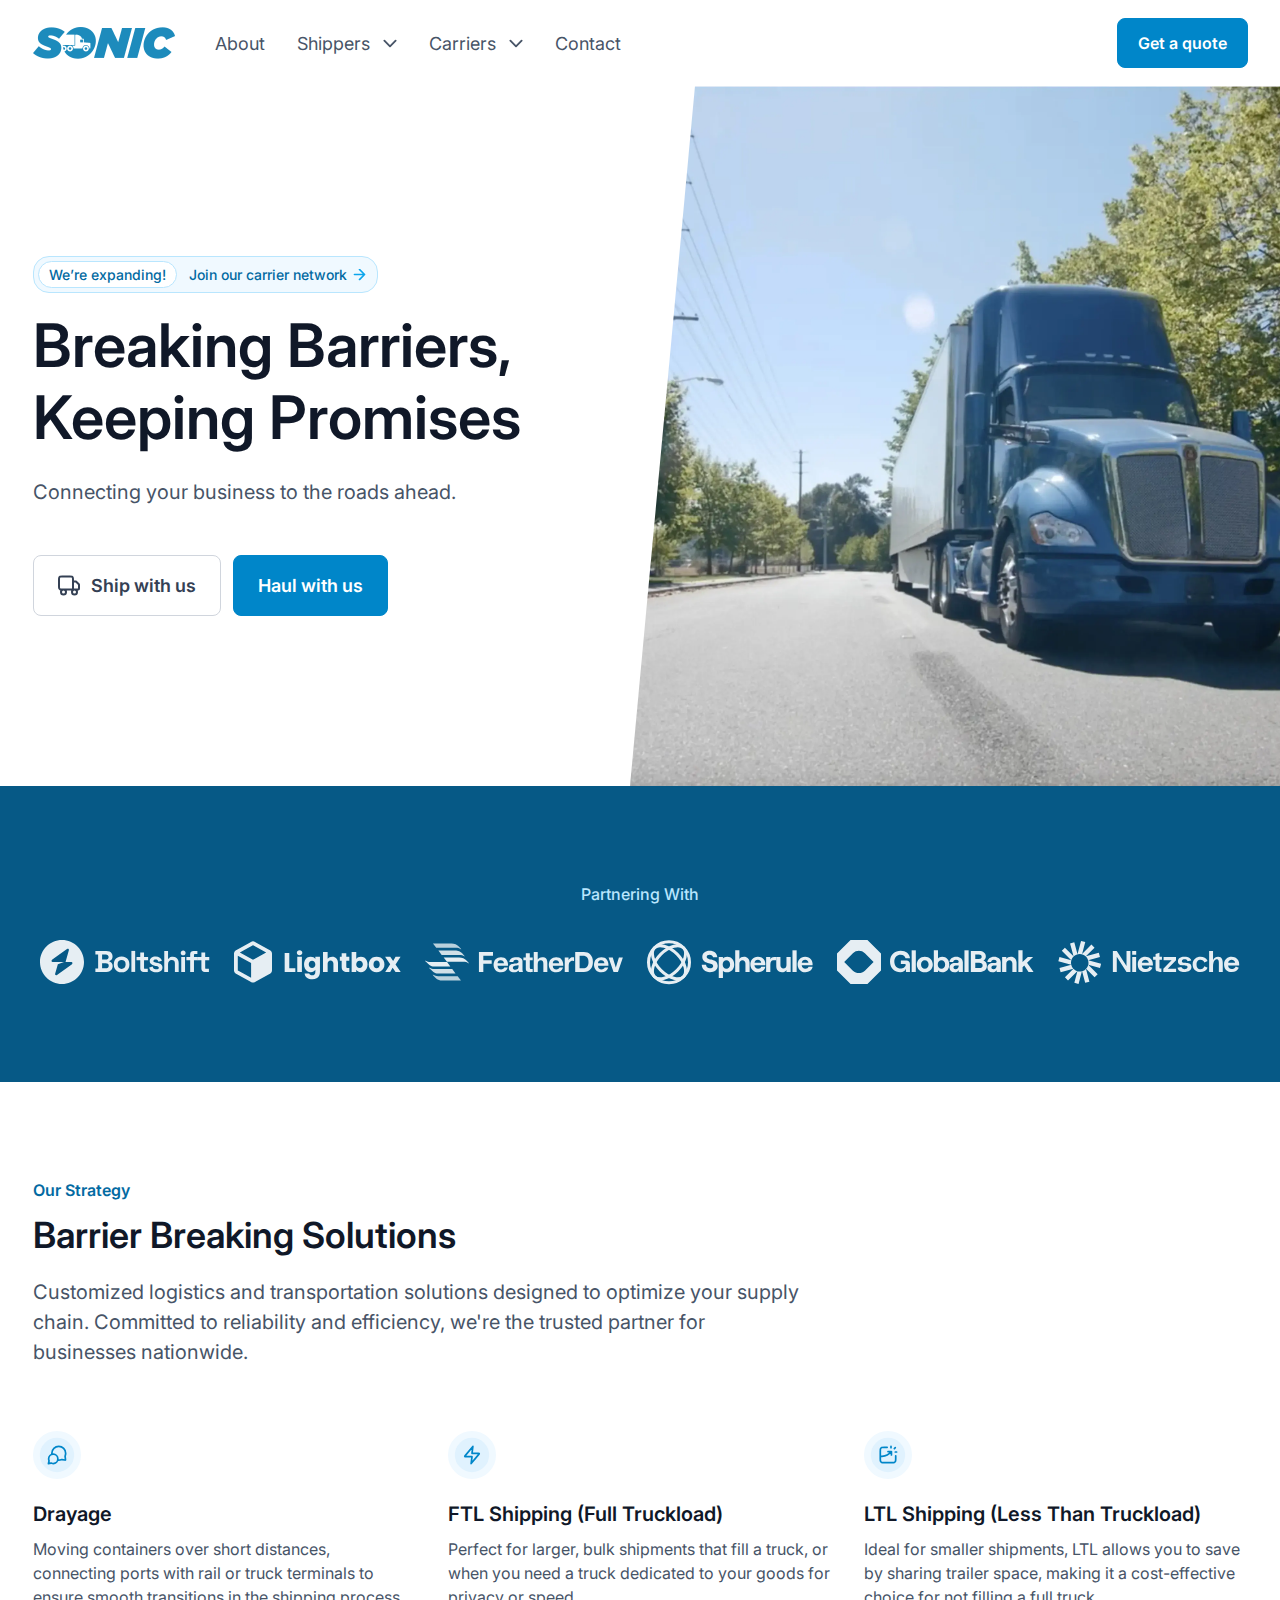
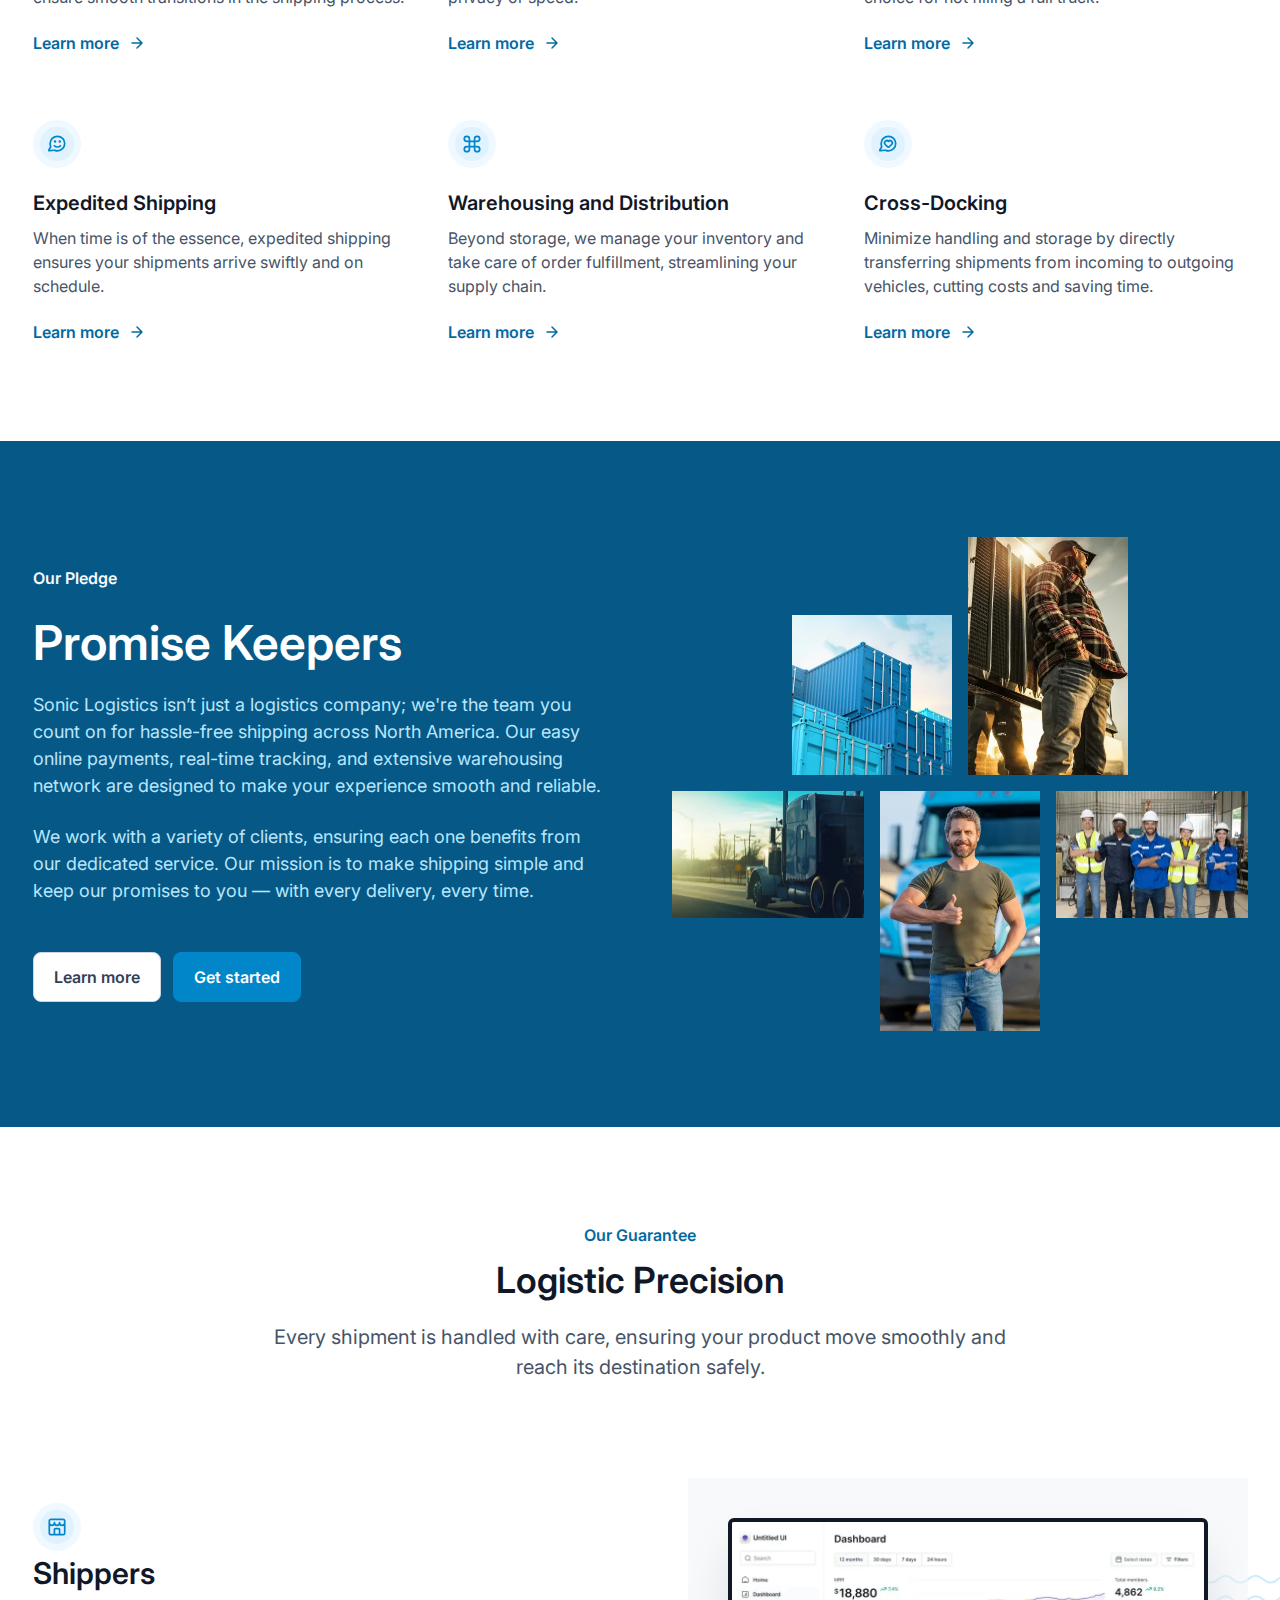
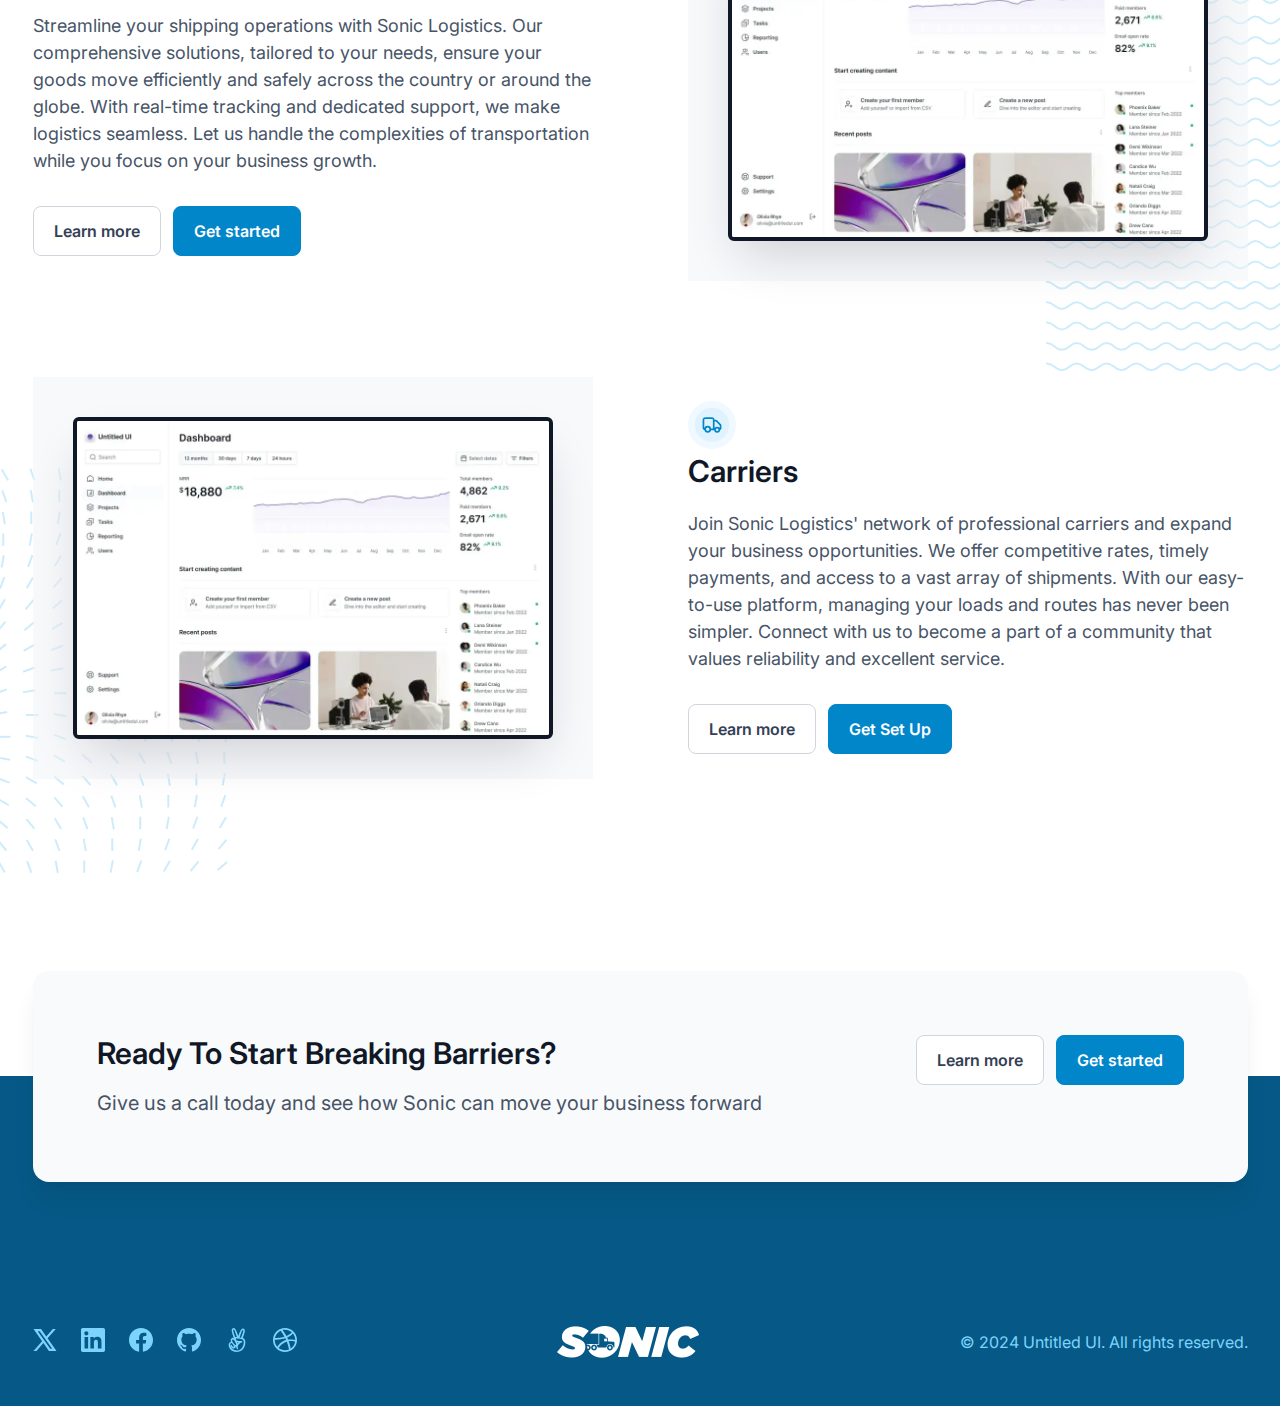
<file: index.html>
<!DOCTYPE html>
<html lang="en">

<head>
   <meta charset="UTF-8">
   <meta name="viewport" content="width=device-width, initial-scale=1.0">
   <link rel="stylesheet" href="css/style.css">
   <title>Sonic Logistics</title>
</head>

<body>
   <div class="wrapper">
      <header class="header">
         <div class="header__container">
            <a href="index.html" class="header__logo">
               <img src="img/logo.png" alt="Logo image">
            </a>
            <nav class="header__menu menu">
               <ul class="menu__list">
                  <li class="menu__item">
                     <a class="menu__link" href="about.html">About</a>
                  </li>
                  <li class="menu__item menu__item--parent">
                     <a class="menu__link" href="shippers.html">Shippers</a>
                     <div class="sub-menu">
                        <ul class="sub-menu__list">
                           <li class="sub-menu__item">
                              <a href="shippers.html" class="sub-menu__link">Shipper 1</a>
                           </li>
                           <li class="sub-menu__item">
                              <a href="shippers.html" class="sub-menu__link">Shipper 2</a>
                           </li>
                           <li class="sub-menu__item">
                              <a href="shippers.html" class="sub-menu__link">Shipper 3</a>
                           </li>
                        </ul>
                     </div>
                  </li>
                  <li class="menu__item menu__item--parent">
                     <a class="menu__link" href="carriers.html">Carriers</a>
                     <div class="sub-menu">
                        <ul class="sub-menu__list">
                           <li class="sub-menu__item">
                              <a href="carriers.html" class="sub-menu__link">Carrier 1</a>
                           </li>
                           <li class="sub-menu__item">
                              <a href="carriers.html" class="sub-menu__link">Carrier 2</a>
                           </li>
                        </ul>
                     </div>
                  </li>
                  <li class="menu__item">
                     <a class="menu__link" href="contact.html">Contact</a>
                  </li>
               </ul>
            </nav>
            <a class="header__link button" href="contact.html">Get a quote</a>
            <button type="button" aria-label="menu button" class="menu-icon">
               <span></span>
            </button>
         </div>
      </header>

      <main class="page">
         <section class="page-hero">
            <div class="page-hero__container">
               <div class="page-hero__content">
                  <a class="page-hero__label" href="carriers.html">
                     <span>We’re expanding!</span>
                     Join our carrier network
                  </a>
                  <h1 class="page-hero__title">Breaking Barriers, <br> Keeping Promises</h1>
                  <div class="page-hero__text">
                     <p>
                        Connecting your business to the roads ahead.
                     </p>
                  </div>
                  <div class="page-hero__actions">
                     <a class="page-hero__link" href="shippers.html">
                        <svg width="22" height="21" viewBox="0 0 22 21" fill="none" xmlns="http://www.w3.org/2000/svg">
                           <path
                              d="M15 14.5V4.7C15 3.5799 15 3.01984 14.782 2.59202C14.5903 2.21569 14.2843 1.90973 13.908 1.71799C13.4802 1.5 12.9201 1.5 11.8 1.5H4.2C3.0799 1.5 2.51984 1.5 2.09202 1.71799C1.71569 1.90973 1.40973 2.21569 1.21799 2.59202C1 3.01984 1 3.5799 1 4.7V11.3C1 12.4201 1 12.9802 1.21799 13.408C1.40973 13.7843 1.71569 14.0903 2.09202 14.282C2.51984 14.5 3.0799 14.5 4.2 14.5H15ZM15 14.5H19.4C19.9601 14.5 20.2401 14.5 20.454 14.391C20.6422 14.2951 20.7951 14.1422 20.891 13.954C21 13.7401 21 13.4601 21 12.9V10.1627C21 9.91815 21 9.79586 20.9724 9.68077C20.9479 9.57873 20.9075 9.48119 20.8526 9.39172C20.7908 9.2908 20.7043 9.20432 20.5314 9.03137L18.4686 6.96863C18.2957 6.79568 18.2092 6.7092 18.1083 6.64736C18.0188 6.59253 17.9213 6.55213 17.8192 6.52763C17.7041 6.5 17.5818 6.5 17.3373 6.5H15M8 17C8 18.3807 6.88071 19.5 5.5 19.5C4.11929 19.5 3 18.3807 3 17C3 15.6193 4.11929 14.5 5.5 14.5C6.88071 14.5 8 15.6193 8 17ZM19 17C19 18.3807 17.8807 19.5 16.5 19.5C15.1193 19.5 14 18.3807 14 17C14 15.6193 15.1193 14.5 16.5 14.5C17.8807 14.5 19 15.6193 19 17Z"
                              stroke="#344054" stroke-width="2" stroke-linecap="round" stroke-linejoin="round" />
                        </svg>
                        Ship with us
                     </a>
                     <a class="page-hero__link page-hero__link--blue" href="about.html">Haul with us</a>
                  </div>
               </div>
            </div>
            <div class="page-hero__image">
               <img src="img/hero/01.webp" alt="Hero image">
            </div>
         </section>

         <div class="page__partners partners">
            <div class="partners__container">
               <h3 class="partners__title">Partnering With</h3>
               <ul class="partners__list">
                  <li class="partners__item">
                     <a href="#" class="partners__link">
                        <img src="img/partners/partner-01.svg" alt="Partner 1 logo">
                     </a>
                  </li>
                  <li class="partners__item">
                     <a href="#" class="partners__link">
                        <img src="img/partners/partner-02.svg" alt="Partner 2 logo">
                     </a>
                  </li>
                  <li class="partners__item">
                     <a href="#" class="partners__link">
                        <img src="img/partners/partner-03.svg" alt="Partner 3 logo">
                     </a>
                  </li>
                  <li class="partners__item">
                     <a href="#" class="partners__link">
                        <img src="img/partners/partner-04.svg" alt="Partner 4 logo">
                     </a>
                  </li>
                  <li class="partners__item">
                     <a href="#" class="partners__link">
                        <img src="img/partners/partner-05.svg" alt="Partner 5 logo">
                     </a>
                  </li>
                  <li class="partners__item">
                     <a href="#" class="partners__link">
                        <img src="img/partners/partner-06.svg" alt="Partner 6 logo">
                     </a>
                  </li>
               </ul>
            </div>
         </div>

         <section class="page__strategy strategy">
            <div class="strategy__container">
               <div class="strategy__header section-header">
                  <h3 class="section-header__sub-title">Our Strategy</h3>
                  <h2 class="section-header__title">Barrier Breaking Solutions</h2>
                  <div class="section-header__text">
                     <p>
                        Customized logistics and transportation solutions designed to optimize your supply chain.
                        Committed to
                        reliability and
                        efficiency, we're the trusted partner for businesses nationwide.
                     </p>
                  </div>
               </div>
               <ul class="strategy__list">
                  <li class="strategy__item item-strategy">
                     <img class="item-strategy__image" src="img/icons/strategy-icon-01.svg" alt="Strategy icon">
                     <h4 class="item-strategy__title">Drayage</h4>
                     <div class="item-strategy__text">
                        <p>
                           Moving containers over short distances, connecting ports with rail or truck terminals to
                           ensure smooth transitions in
                           the shipping process.
                        </p>
                     </div>
                     <a class="item-strategy__link" href="about.html">Learn more</a>
                  </li>
                  <li class="strategy__item item-strategy">
                     <img class="item-strategy__image" src="img/icons/strategy-icon-02.svg" alt="Strategy icon">
                     <h4 class="item-strategy__title">FTL Shipping (Full Truckload)</h4>
                     <div class="item-strategy__text">
                        <p>
                           Perfect for larger, bulk shipments that fill a truck, or when you need a truck dedicated to
                           your goods for privacy or
                           speed.
                        </p>
                     </div>
                     <a class="item-strategy__link" href="about.html">Learn more</a>
                  </li>
                  <li class="strategy__item item-strategy">
                     <img class="item-strategy__image" src="img/icons/strategy-icon-03.svg" alt="Strategy icon">
                     <h4 class="item-strategy__title">LTL Shipping (Less Than Truckload)</h4>
                     <div class="item-strategy__text">
                        <p>
                           Ideal for smaller shipments, LTL allows you to save by sharing trailer space, making it a
                           cost-effective choice for not
                           filling a full truck.
                        </p>
                     </div>
                     <a class="item-strategy__link" href="about.html">Learn more</a>
                  </li>
                  <li class="strategy__item item-strategy">
                     <img class="item-strategy__image" src="img/icons/strategy-icon-04.svg" alt="Strategy icon">
                     <h4 class="item-strategy__title">Expedited Shipping</h4>
                     <div class="item-strategy__text">
                        <p>
                           When time is of the essence, expedited shipping ensures your shipments arrive swiftly and on
                           schedule.
                        </p>
                     </div>
                     <a class="item-strategy__link" href="about.html">Learn more</a>
                  </li>
                  <li class="strategy__item item-strategy">
                     <img class="item-strategy__image" src="img/icons/strategy-icon-05.svg" alt="Strategy icon">
                     <h4 class="item-strategy__title">Warehousing and Distribution</h4>
                     <div class="item-strategy__text">
                        <p>
                           Beyond storage, we manage your inventory and take care of order fulfillment, streamlining
                           your supply chain.
                        </p>
                     </div>
                     <a class="item-strategy__link" href="about.html">Learn more</a>
                  </li>
                  <li class="strategy__item item-strategy">
                     <img class="item-strategy__image" src="img/icons/strategy-icon-06.svg" alt="Strategy icon">
                     <h4 class="item-strategy__title">Cross-Docking</h4>
                     <div class="item-strategy__text">
                        <p>
                           Minimize handling and storage by directly transferring shipments from incoming to outgoing
                           vehicles, cutting costs and
                           saving time.
                        </p>
                     </div>
                     <a class="item-strategy__link" href="about.html">Learn more</a>
                  </li>
               </ul>
            </div>
         </section>

         <section class="page__pledge pledge">
            <div class="pledge__container">
               <div class="pledge__content">
                  <div class="pledge__header section-header section-header--text-light">
                     <h3 class="section-header__sub-title">Our Pledge</h3>
                     <h2 class="section-header__title">Promise Keepers</h2>
                     <div class="section-header__text">
                        <p>
                           Sonic Logistics isn’t just a logistics company; we're the team you count on for hassle-free
                           shipping across North
                           America. Our easy online payments, real-time tracking, and extensive warehousing network are
                           designed to make your
                           experience smooth and reliable.
                        </p>
                        <p>
                           We work with a variety of clients, ensuring each one benefits from our dedicated
                           service. Our mission is to make shipping simple and keep our promises to you — with every
                           delivery, every time.
                        </p>
                     </div>
                  </div>
                  <div class="pledge__actions">
                     <a class="button button--white" href="about.html">Learn more</a>
                     <a class="button" href="contact.html">Get started</a>
                  </div>
               </div>
               <div class="pledge__images">
                  <div class="pledge__top-images">
                     <div class="pledge__image">
                        <img src="img/pledge/pledge-01.webp" alt="Pledge image gallery">
                     </div>
                     <div class="pledge__image">
                        <img src="img/pledge/pledge-02.webp" alt="Pledge image gallery">
                     </div>
                  </div>
                  <div class="pledge__bottom-images">
                     <div class="pledge__image">
                        <img src="img/pledge/pledge-03.webp" alt="Pledge image gallery">
                     </div>
                     <div class="pledge__image">
                        <img src="img/pledge/pledge-04.webp" alt="Pledge image gallery">
                     </div>
                     <div class="pledge__image">
                        <img src="img/pledge/pledge-05.webp" alt="Pledge image gallery">
                     </div>
                  </div>
               </div>
            </div>
         </section>

         <section class="page__guarantee guarantee">
            <div class="guarantee__container">
               <div class="guarantee__header section-header section-header--text-center">
                  <h3 class="section-header__sub-title">Our Guarantee</h3>
                  <h2 class="section-header__title">Logistic Precision</h2>
                  <div class="section-header__text">
                     <p>
                        Every shipment is handled with care, ensuring your product move smoothly and reach its
                        destination safely.
                     </p>
                  </div>
               </div>
               <ul class="guarantee__list">
                  <li class="guarantee__item item-guarantee">
                     <div class="item-guarantee__content">
                        <img class="item-guarantee__icon" src="img/icons/shippers-icon.svg" alt="Shippers icon">
                        <h3 class="item-guarantee__title">Shippers</h3>
                        <div class="item-guarantee__text">
                           <p>
                              Streamline your shipping operations with Sonic Logistics. Our comprehensive solutions,
                              tailored to your needs, ensure
                              your goods move efficiently and safely across the country or around the globe. With
                              real-time tracking and dedicated
                              support, we make logistics seamless. Let us handle the complexities of transportation
                              while you focus on your business
                              growth.
                           </p>
                        </div>
                        <div class="item-guarantee__actions">
                           <a class="button button--white" href="shippers.html">Learn more</a>
                           <a class="button" href="contact.html">Get started</a>
                        </div>
                     </div>
                     <div class="item-guarantee__image">
                        <img src="img/guarantee/guarantee-01.webp" alt="Guarantee shippers image">
                     </div>
                  </li>
                  <li class="guarantee__item item-guarantee">
                     <div class="item-guarantee__content">
                        <img class="item-guarantee__icon" src="img/icons/carriers-icon.svg" alt="Carriers icon">
                        <h3 class="item-guarantee__title">Carriers</h3>
                        <div class="item-guarantee__text">
                           <p>
                              Join Sonic Logistics' network of professional carriers and expand your business
                              opportunities. We offer competitive
                              rates, timely payments, and access to a vast array of shipments. With our easy-to-use
                              platform, managing your loads and
                              routes has never been simpler. Connect with us to become a part of a community that values
                              reliability and excellent
                              service.
                           </p>
                        </div>
                        <div class="item-guarantee__actions">
                           <a class="button button--white" href="carriers.html">Learn more</a>
                           <a class="button" href="contact.html">Get Set Up</a>
                        </div>
                     </div>
                     <div class="item-guarantee__image">
                        <img src="img/guarantee/guarantee-01.webp" alt="Guarantee shippers image">
                     </div>
                  </li>
               </ul>
            </div>
         </section>

         <section class="page__start start">
            <div class="start__container">
               <div class="start__wrapper">
                  <div class="start__content">
                     <h2 class="start__title">Ready To Start Breaking Barriers?</h2>
                     <div class="start__text">
                        <p>Give us a call today and see how Sonic can move your business forward</p>
                     </div>
                  </div>
                  <div class="start__actions">
                     <a class="button button--white" href="about.html">Learn more</a>
                     <a class="button" href="contact.html">Get started</a>
                  </div>
               </div>
            </div>
         </section>
      </main>

      <footer class="footer">
         <div class="footer__container">
            <ul class="social">
               <li class="social__item">
                  <a href="#" class="social__link">
                     <img src="img/icons/social-1.svg" alt="Social 1">
                  </a>
               </li>
               <li class="social__item">
                  <a href="#" class="social__link">
                     <img src="img/icons/in.svg" alt="LinkedIn">
                  </a>
               </li>
               <li class="social__item">
                  <a href="#" class="social__link">
                     <img src="img/icons/fb.svg" alt="Facebook">
                  </a>
               </li>
               <li class="social__item">
                  <a href="#" class="social__link">
                     <img src="img/icons/github.svg" alt="GitHub">
                  </a>
               </li>
               <li class="social__item">
                  <a href="#" class="social__link">
                     <img src="img/icons/social-2.svg" alt="Social 2">
                  </a>
               </li>
               <li class="social__item">
                  <a href="#" class="social__link">
                     <img src="img/icons/social-3.svg" alt="Social 3">
                  </a>
               </li>
            </ul>
            <a href="index.html" class="footer__logo">
               <img src="img/logo-white.png" alt="Logo white">
            </a>
            <div class="footer__copy">
               © 2024 Untitled UI. All rights reserved.
            </div>
         </div>
      </footer>
   </div>

   <script src="js/script.js"></script>
</body>

</html>
</file>
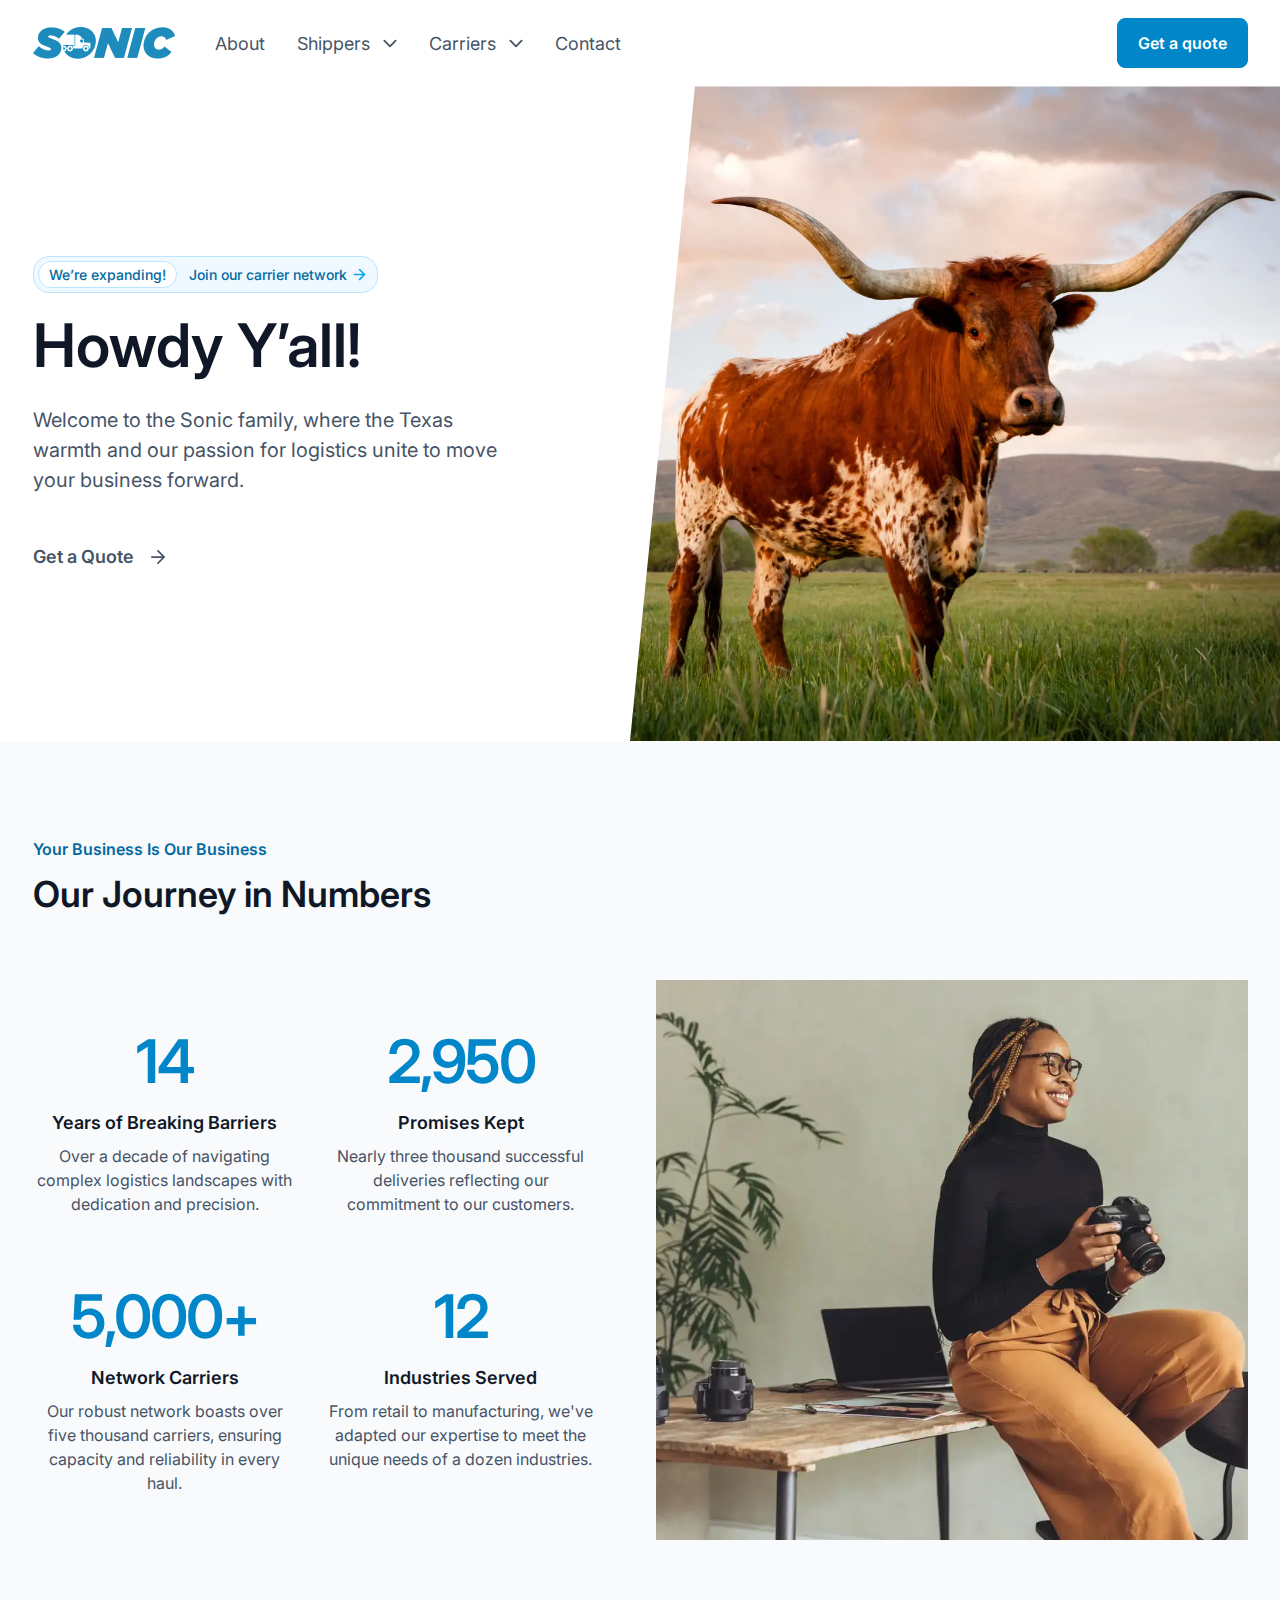
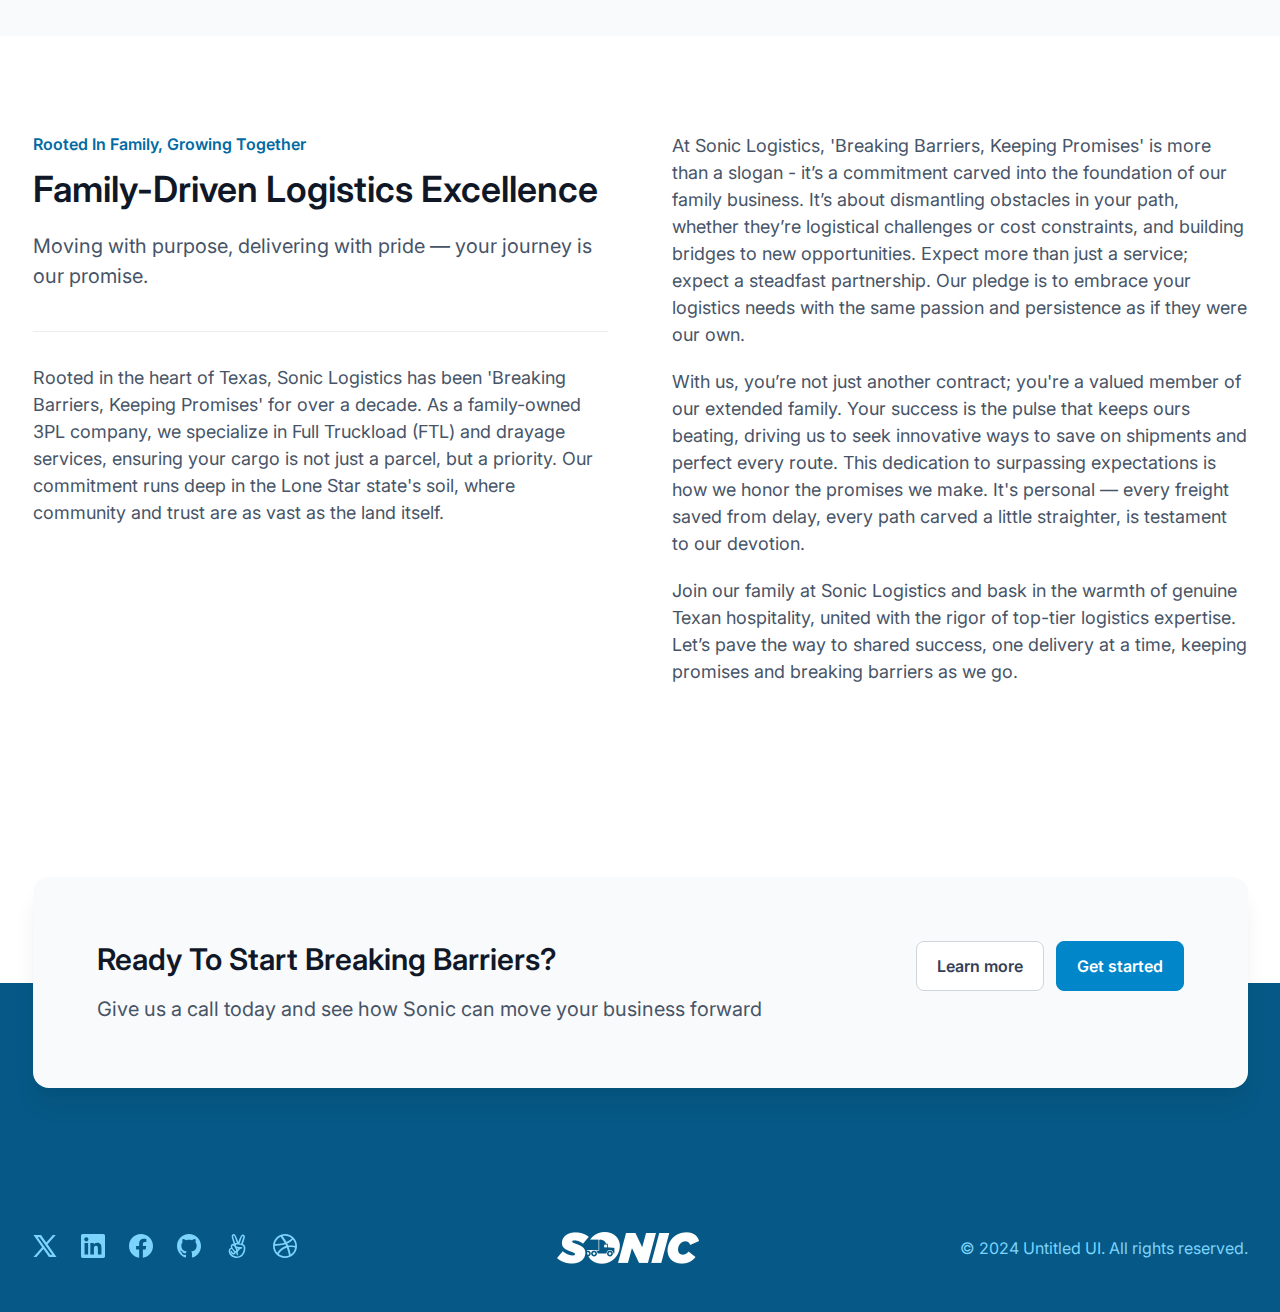
<file: about.html>
<!DOCTYPE html>
<html lang="en">

<head>
   <meta charset="UTF-8">
   <meta name="viewport" content="width=device-width, initial-scale=1.0">
   <link rel="stylesheet" href="css/style.css">
   <title>Sonic Logistics - About</title>
</head>

<body>
   <div class="wrapper">
      <header class="header">
         <div class="header__container">
            <a href="index.html" class="header__logo">
               <img src="img/logo.png" alt="Logo image">
            </a>
            <nav class="header__menu menu">
               <ul class="menu__list">
                  <li class="menu__item">
                     <a class="menu__link" href="about.html">About</a>
                  </li>
                  <li class="menu__item menu__item--parent">
                     <a class="menu__link" href="shippers.html">Shippers</a>
                     <div class="sub-menu">
                        <ul class="sub-menu__list">
                           <li class="sub-menu__item">
                              <a href="shippers.html" class="sub-menu__link">Shipper 1</a>
                           </li>
                           <li class="sub-menu__item">
                              <a href="shippers.html" class="sub-menu__link">Shipper 2</a>
                           </li>
                           <li class="sub-menu__item">
                              <a href="shippers.html" class="sub-menu__link">Shipper 3</a>
                           </li>
                        </ul>
                     </div>
                  </li>
                  <li class="menu__item menu__item--parent">
                     <a class="menu__link" href="carriers.html">Carriers</a>
                     <div class="sub-menu">
                        <ul class="sub-menu__list">
                           <li class="sub-menu__item">
                              <a href="carriers.html" class="sub-menu__link">Carrier 1</a>
                           </li>
                           <li class="sub-menu__item">
                              <a href="carriers.html" class="sub-menu__link">Carrier 2</a>
                           </li>
                        </ul>
                     </div>
                  </li>
                  <li class="menu__item">
                     <a class="menu__link" href="contact.html">Contact</a>
                  </li>
               </ul>
            </nav>
            <a class="header__link button" href="contact.html">Get a quote</a>
            <button type="button" aria-label="menu button" class="menu-icon">
               <span></span>
            </button>
         </div>
      </header>

      <main class="page">
         <section class="page-hero">
            <div class="page-hero__container">
               <div class="page-hero__content">
                  <a class="page-hero__label" href="carriers.html">
                     <span>We’re expanding!</span>
                     Join our carrier network
                  </a>
                  <h1 class="page-hero__title">Howdy Y’all!</h1>
                  <div class="page-hero__text">
                     <p>
                        Welcome to the Sonic family, where the Texas warmth and our passion for logistics unite to move
                        your business forward.
                     </p>
                  </div>
                  <a class="page-hero__main-link" href="contact.html">Get a Quote</a>
               </div>
            </div>
            <div class="page-hero__image">
               <img src="img/hero/02.webp" alt="Hero image">
            </div>
         </section>

         <section class="page__business business">
            <div class="business__container">
               <div class="business__header section-header">
                  <h3 class="section-header__sub-title">Your Business is Our Business</h3>
                  <h2 class="section-header__title">Our Journey in Numbers</h2>
               </div>
               <div class="business__content">
                  <ul class="business__list">
                     <li class="business__item item-business">
                        <span class="item-business__number">14</span>
                        <h4 class="item-business__title">Years of Breaking Barriers</h4>
                        <div class="item-business__text">
                           <p>
                              Over a decade of navigating complex logistics landscapes with dedication and precision.
                           </p>
                        </div>
                     </li>
                     <li class="business__item item-business">
                        <span class="item-business__number">2,950</span>
                        <h4 class="item-business__title">Promises Kept</h4>
                        <div class="item-business__text">
                           <p>
                              Nearly three thousand successful deliveries reflecting our commitment to our customers.
                           </p>
                        </div>
                     </li>
                     <li class="business__item item-business">
                        <span class="item-business__number">5,000+</span>
                        <h4 class="item-business__title">Network Carriers</h4>
                        <div class="item-business__text">
                           <p>
                              Our robust network boasts over five thousand carriers, ensuring capacity and reliability
                              in every haul.
                           </p>
                        </div>
                     </li>
                     <li class="business__item item-business">
                        <span class="item-business__number">12</span>
                        <h4 class="item-business__title">Industries Served</h4>
                        <div class="item-business__text">
                           <p>
                              From retail to manufacturing, we've adapted our expertise to meet the unique needs of a
                              dozen industries.
                           </p>
                        </div>
                     </li>
                  </ul>
                  <div class="business__image">
                     <img src="img/business/01.webp" alt="Business content image">
                  </div>
               </div>
            </div>
         </section>

         <section class="page__growing growing">
            <div class="growing__container">
               <div class="growing__wrapper">
                  <div class="growing__header section-header">
                     <h3 class="section-header__sub-title">Rooted in Family, Growing Together</h3>
                     <h2 class="section-header__title">Family-Driven Logistics Excellence</h2>
                     <div class="section-header__text">
                        <p>
                           Moving with purpose, delivering with pride — your journey is our promise.
                        </p>
                     </div>
                  </div>
                  <div class="growing__text">
                     <p>
                        Rooted in the heart of Texas, Sonic Logistics has been 'Breaking Barriers, Keeping Promises' for
                        over a decade. As a
                        family-owned 3PL company, we specialize in Full Truckload (FTL) and drayage services, ensuring
                        your cargo is not just a
                        parcel, but a priority. Our commitment runs deep in the Lone Star state's soil, where community
                        and trust are as vast as
                        the land itself.
                     </p>
                  </div>
               </div>
               <div class="growing__text">
                  <p>
                     At Sonic Logistics, 'Breaking Barriers, Keeping Promises' is more than a slogan - it’s a
                     commitment carved into the
                     foundation of our family business. It’s about dismantling obstacles in your path, whether
                     they’re logistical challenges
                     or cost constraints, and building bridges to new opportunities. Expect more than just a service;
                     expect a steadfast
                     partnership. Our pledge is to embrace your logistics needs with the same passion and persistence
                     as if they were our
                     own.
                  </p>
                  <p>
                     With us, you’re not just another contract; you're a valued member of our extended family. Your
                     success is the pulse that
                     keeps ours beating, driving us to seek innovative ways to save on shipments and perfect every
                     route. This dedication to
                     surpassing expectations is how we honor the promises we make. It's personal — every freight
                     saved
                     from delay, every path
                     carved a little straighter, is testament to our devotion.
                  </p>
                  <p>
                     Join our family at Sonic Logistics and bask in the warmth of genuine Texan hospitality, united
                     with
                     the rigor of
                     top-tier logistics expertise. Let’s pave the way to shared success, one delivery at a time,
                     keeping
                     promises and
                     breaking barriers as we go.
                  </p>
               </div>
            </div>
         </section>

         <section class="page__start start">
            <div class="start__container">
               <div class="start__wrapper">
                  <div class="start__content">
                     <h2 class="start__title">Ready To Start Breaking Barriers?</h2>
                     <div class="start__text">
                        <p>Give us a call today and see how Sonic can move your business forward</p>
                     </div>
                  </div>
                  <div class="start__actions">
                     <a class="button button--white" href="index.html">Learn more</a>
                     <a class="button" href="contact.html">Get started</a>
                  </div>
               </div>
            </div>
         </section>
      </main>

      <footer class="footer">
         <div class="footer__container">
            <ul class="social">
               <li class="social__item">
                  <a href="#" class="social__link">
                     <img src="img/icons/social-1.svg" alt="Social 1">
                  </a>
               </li>
               <li class="social__item">
                  <a href="#" class="social__link">
                     <img src="img/icons/in.svg" alt="LinkedIn">
                  </a>
               </li>
               <li class="social__item">
                  <a href="#" class="social__link">
                     <img src="img/icons/fb.svg" alt="Facebook">
                  </a>
               </li>
               <li class="social__item">
                  <a href="#" class="social__link">
                     <img src="img/icons/github.svg" alt="GitHub">
                  </a>
               </li>
               <li class="social__item">
                  <a href="#" class="social__link">
                     <img src="img/icons/social-2.svg" alt="Social 2">
                  </a>
               </li>
               <li class="social__item">
                  <a href="#" class="social__link">
                     <img src="img/icons/social-3.svg" alt="Social 3">
                  </a>
               </li>
            </ul>
            <a href="index.html" class="footer__logo">
               <img src="img/logo-white.png" alt="Logo white">
            </a>
            <div class="footer__copy">
               © 2024 Untitled UI. All rights reserved.
            </div>
         </div>
      </footer>
   </div>

   <script src="js/script.js"></script>
</body>

</html>
</file>
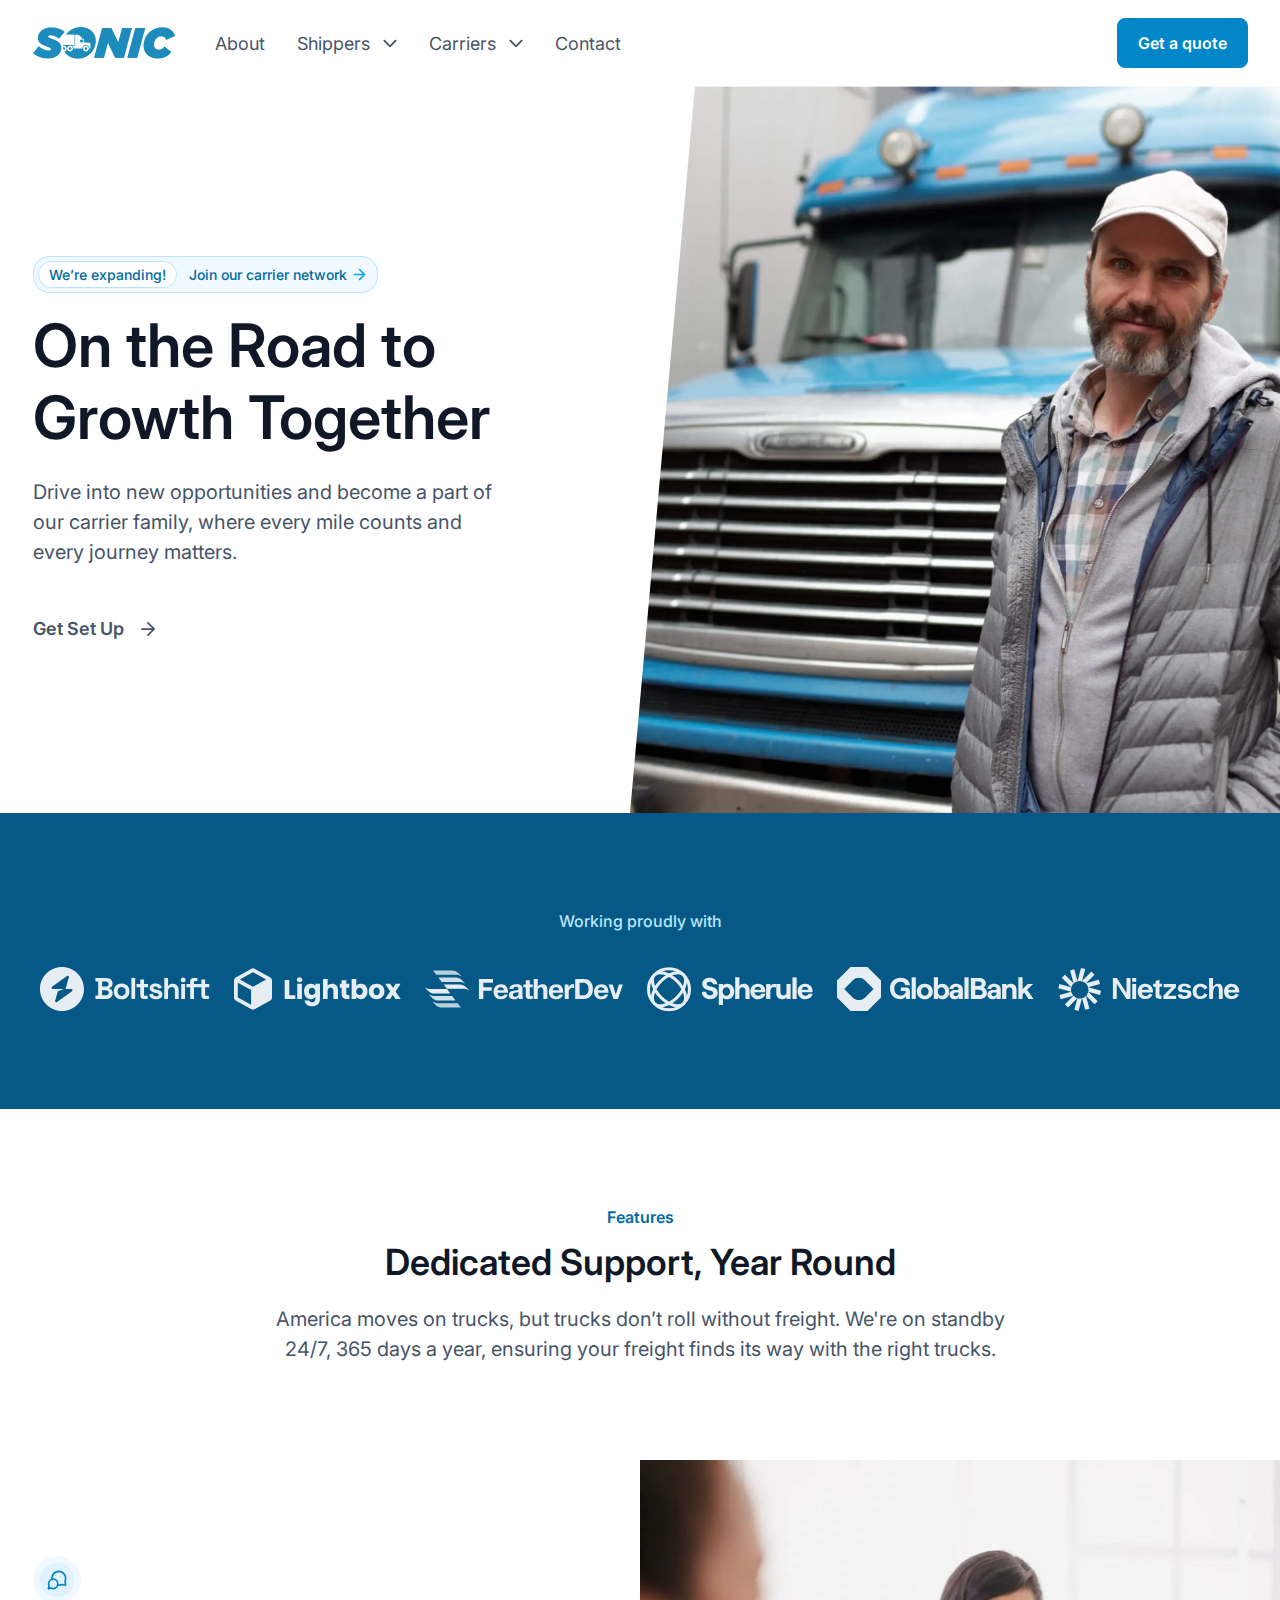
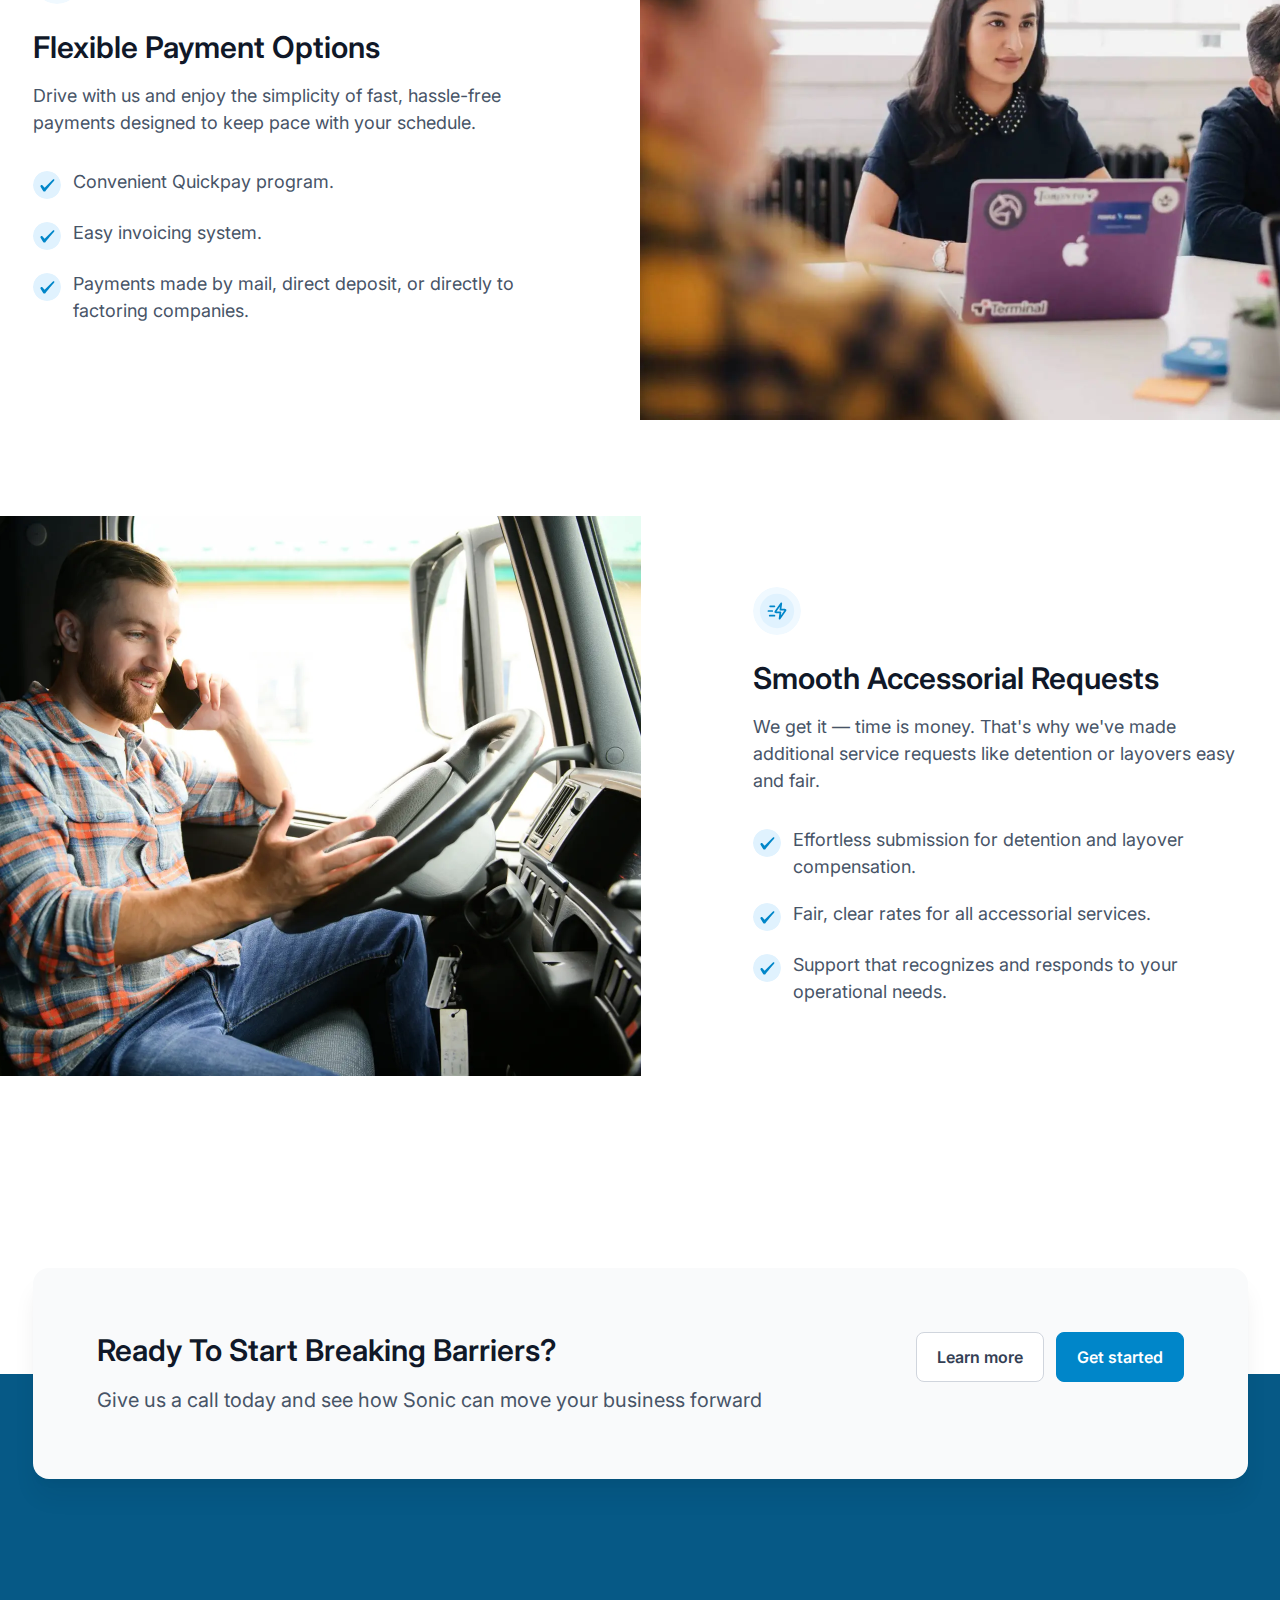
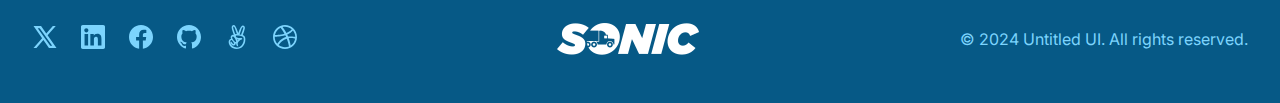
<file: carriers.html>
<!DOCTYPE html>
<html lang="en">

<head>
   <meta charset="UTF-8">
   <meta name="viewport" content="width=device-width, initial-scale=1.0">
   <link rel="stylesheet" href="css/style.css">
   <title>Sonic Logistics - Carriers</title>
</head>

<body>
   <div class="wrapper">
      <header class="header">
         <div class="header__container">
            <a href="index.html" class="header__logo">
               <img src="img/logo.png" alt="Logo image">
            </a>
            <nav class="header__menu menu">
               <ul class="menu__list">
                  <li class="menu__item">
                     <a class="menu__link" href="about.html">About</a>
                  </li>
                  <li class="menu__item menu__item--parent">
                     <a class="menu__link" href="shippers.html">Shippers</a>
                     <div class="sub-menu">
                        <ul class="sub-menu__list">
                           <li class="sub-menu__item">
                              <a href="shippers.html" class="sub-menu__link">Shipper 1</a>
                           </li>
                           <li class="sub-menu__item">
                              <a href="shippers.html" class="sub-menu__link">Shipper 2</a>
                           </li>
                           <li class="sub-menu__item">
                              <a href="shippers.html" class="sub-menu__link">Shipper 3</a>
                           </li>
                        </ul>
                     </div>
                  </li>
                  <li class="menu__item menu__item--parent">
                     <a class="menu__link" href="carriers.html">Carriers</a>
                     <div class="sub-menu">
                        <ul class="sub-menu__list">
                           <li class="sub-menu__item">
                              <a href="carriers.html" class="sub-menu__link">Carrier 1</a>
                           </li>
                           <li class="sub-menu__item">
                              <a href="carriers.html" class="sub-menu__link">Carrier 2</a>
                           </li>
                        </ul>
                     </div>
                  </li>
                  <li class="menu__item">
                     <a class="menu__link" href="contact.html">Contact</a>
                  </li>
               </ul>
            </nav>
            <a class="header__link button" href="contact.html">Get a quote</a>
            <button type="button" aria-label="menu button" class="menu-icon">
               <span></span>
            </button>
         </div>
      </header>

      <main class="page">
         <section class="page-hero">
            <div class="page-hero__container">
               <div class="page-hero__content">
                  <a class="page-hero__label" href="contact.html">
                     <span>We’re expanding!</span>
                     Join our carrier network
                  </a>
                  <h1 class="page-hero__title">On the Road to Growth Together</h1>
                  <div class="page-hero__text">
                     <p>
                        Drive into new opportunities and become a part of our carrier family, where every mile counts
                        and every journey matters.
                     </p>
                  </div>
                  <a class="page-hero__main-link" href="contact.html">Get Set Up</a>
               </div>
            </div>
            <div class="page-hero__image">
               <img src="img/hero/04.webp" alt="Hero image">
            </div>
         </section>

         <div class="page__partners partners">
            <div class="partners__container">
               <h3 class="partners__title">Working proudly with</h3>
               <ul class="partners__list">
                  <li class="partners__item">
                     <a href="#" class="partners__link">
                        <img src="img/partners/partner-01.svg" alt="Partner 1 logo">
                     </a>
                  </li>
                  <li class="partners__item">
                     <a href="#" class="partners__link">
                        <img src="img/partners/partner-02.svg" alt="Partner 2 logo">
                     </a>
                  </li>
                  <li class="partners__item">
                     <a href="#" class="partners__link">
                        <img src="img/partners/partner-03.svg" alt="Partner 3 logo">
                     </a>
                  </li>
                  <li class="partners__item">
                     <a href="#" class="partners__link">
                        <img src="img/partners/partner-04.svg" alt="Partner 4 logo">
                     </a>
                  </li>
                  <li class="partners__item">
                     <a href="#" class="partners__link">
                        <img src="img/partners/partner-05.svg" alt="Partner 5 logo">
                     </a>
                  </li>
                  <li class="partners__item">
                     <a href="#" class="partners__link">
                        <img src="img/partners/partner-06.svg" alt="Partner 6 logo">
                     </a>
                  </li>
               </ul>
            </div>
         </div>

         <section class="page__features features">
            <div class="features__container">
               <div class="features__header section-header section-header--text-center">
                  <h3 class="section-header__sub-title">Features</h3>
                  <h2 class="section-header__title">Dedicated Support, Year Round</h2>
                  <div class="section-header__text">
                     <p>
                        America moves on trucks, but trucks don’t roll without freight. We're on standby 24/7, 365 days
                        a year, ensuring your
                        freight finds its way with the right trucks.
                     </p>
                  </div>
               </div>
               <ul class="features__list">
                  <li class="features__item item-features">
                     <div class="item-features__content">
                        <img class="item-features__icon" src="img/icons/strategy-icon-01.svg" alt="Item features icon">
                        <h4 class="item-features__title">Flexible Payment Options</h4>
                        <div class="item-features__text">
                           <p>
                              Drive with us and enjoy the simplicity of fast, hassle-free payments designed to keep pace
                              with your schedule.
                           </p>
                        </div>
                        <ul class="item-features__list">
                           <li class="item-features__item">
                              Convenient Quickpay program.
                           </li>
                           <li class="item-features__item">
                              Easy invoicing system.
                           </li>
                           <li class="item-features__item">
                              Payments made by mail, direct deposit, or directly to factoring companies.
                           </li>
                        </ul>
                     </div>
                     <div class="item-features__image">
                        <img src="img/features/03.webp" alt="Photo of the employee">
                     </div>
                  </li>
                  <li class="features__item item-features">
                     <div class="item-features__content">
                        <img class="item-features__icon" src="img/icons/features-01.svg" alt="Item features icon">
                        <h4 class="item-features__title">Smooth Accessorial Requests</h4>
                        <div class="item-features__text">
                           <p>
                              We get it — time is money. That's why we've made additional service requests like
                              detention or layovers easy and fair.
                           </p>
                        </div>
                        <ul class="item-features__list">
                           <li class="item-features__item">
                              Effortless submission for detention and layover compensation.
                           </li>
                           <li class="item-features__item">
                              Fair, clear rates for all accessorial services.
                           </li>
                           <li class="item-features__item">
                              Support that recognizes and responds to your operational needs.
                           </li>
                        </ul>
                     </div>
                     <div class="item-features__image">
                        <img src="img/features/04.webp" alt="Photo of the employee">
                     </div>
                  </li>
               </ul>
            </div>
         </section>

         <section class="page__start start">
            <div class="start__container">
               <div class="start__wrapper">
                  <div class="start__content">
                     <h2 class="start__title">Ready To Start Breaking Barriers?</h2>
                     <div class="start__text">
                        <p>Give us a call today and see how Sonic can move your business forward</p>
                     </div>
                  </div>
                  <div class="start__actions">
                     <a class="button button--white" href="about.html">Learn more</a>
                     <a class="button" href="contact.html">Get started</a>
                  </div>
               </div>
            </div>
         </section>
      </main>

      <footer class="footer">
         <div class="footer__container">
            <ul class="social">
               <li class="social__item">
                  <a href="#" class="social__link">
                     <img src="img/icons/social-1.svg" alt="Social 1">
                  </a>
               </li>
               <li class="social__item">
                  <a href="#" class="social__link">
                     <img src="img/icons/in.svg" alt="LinkedIn">
                  </a>
               </li>
               <li class="social__item">
                  <a href="#" class="social__link">
                     <img src="img/icons/fb.svg" alt="Facebook">
                  </a>
               </li>
               <li class="social__item">
                  <a href="#" class="social__link">
                     <img src="img/icons/github.svg" alt="GitHub">
                  </a>
               </li>
               <li class="social__item">
                  <a href="#" class="social__link">
                     <img src="img/icons/social-2.svg" alt="Social 2">
                  </a>
               </li>
               <li class="social__item">
                  <a href="#" class="social__link">
                     <img src="img/icons/social-3.svg" alt="Social 3">
                  </a>
               </li>
            </ul>
            <a href="index.html" class="footer__logo">
               <img src="img/logo-white.png" alt="Logo white">
            </a>
            <div class="footer__copy">
               © 2024 Untitled UI. All rights reserved.
            </div>
         </div>
      </footer>
   </div>

   <script src="js/script.js"></script>
</body>

</html>
</file>
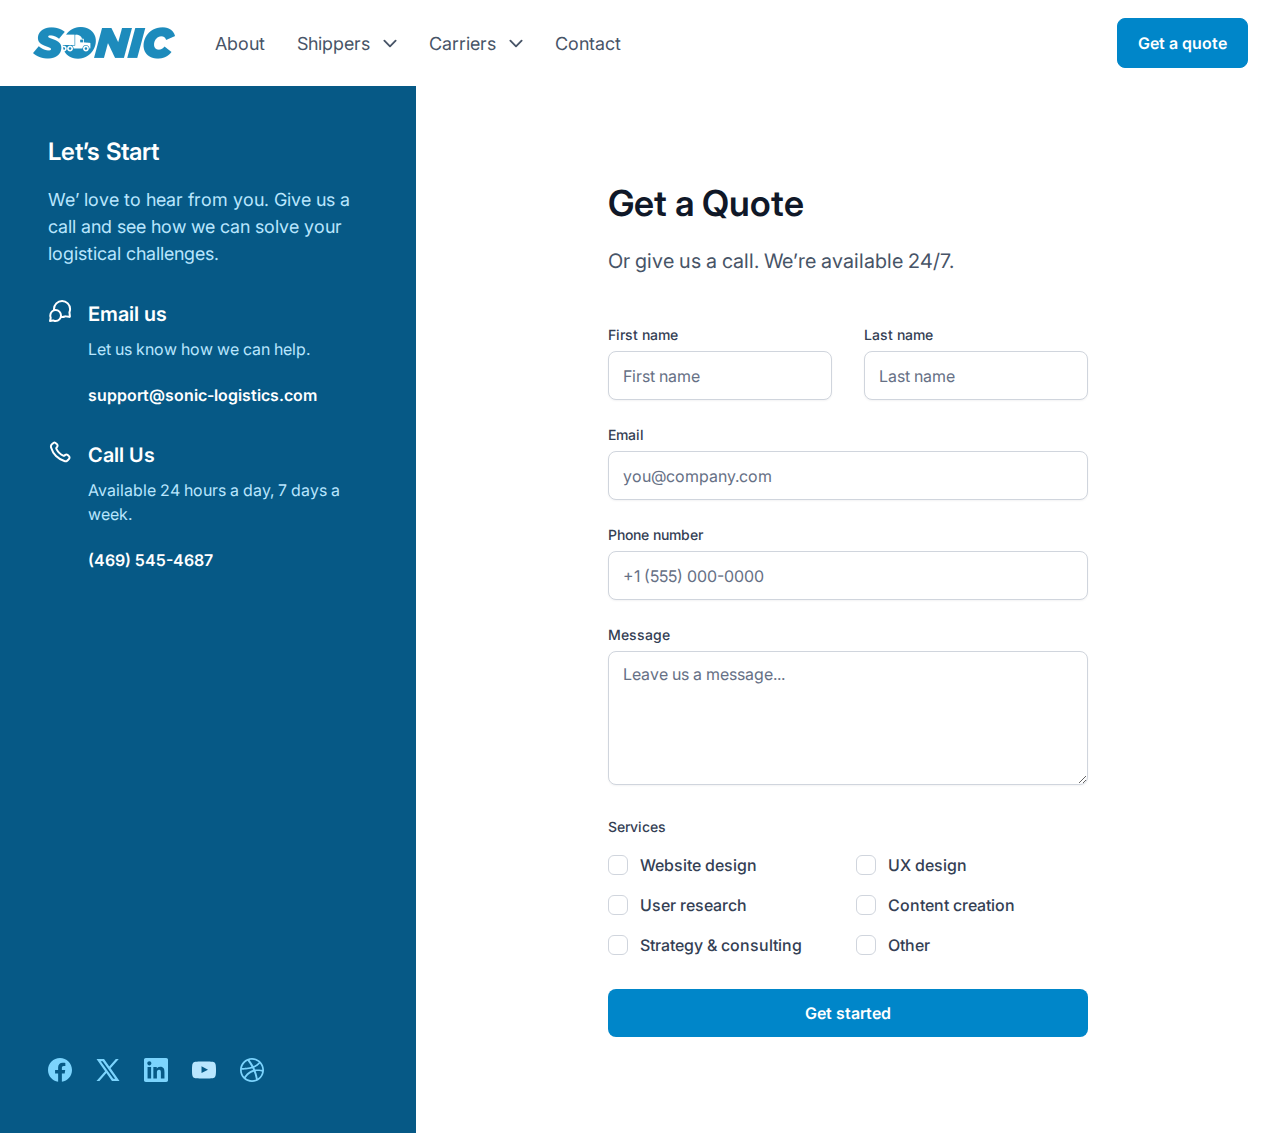
<file: contact.html>
<!DOCTYPE html>
<html lang="en">

<head>
   <meta charset="UTF-8">
   <meta name="viewport" content="width=device-width, initial-scale=1.0">
   <link rel="stylesheet" href="css/style.css">
   <title>Sonic Logistics - Contact</title>
</head>

<body>
   <div class="wrapper">
      <header class="header">
         <div class="header__container">
            <a href="index.html" class="header__logo">
               <img src="img/logo.png" alt="Logo image">
            </a>
            <nav class="header__menu menu">
               <ul class="menu__list">
                  <li class="menu__item">
                     <a class="menu__link" href="about.html">About</a>
                  </li>
                  <li class="menu__item menu__item--parent">
                     <a class="menu__link" href="shippers.html">Shippers</a>
                     <div class="sub-menu">
                        <ul class="sub-menu__list">
                           <li class="sub-menu__item">
                              <a href="shippers.html" class="sub-menu__link">Shipper 1</a>
                           </li>
                           <li class="sub-menu__item">
                              <a href="shippers.html" class="sub-menu__link">Shipper 2</a>
                           </li>
                           <li class="sub-menu__item">
                              <a href="shippers.html" class="sub-menu__link">Shipper 3</a>
                           </li>
                        </ul>
                     </div>
                  </li>
                  <li class="menu__item menu__item--parent">
                     <a class="menu__link" href="carriers.html">Carriers</a>
                     <div class="sub-menu">
                        <ul class="sub-menu__list">
                           <li class="sub-menu__item">
                              <a href="carriers.html" class="sub-menu__link">Carrier 1</a>
                           </li>
                           <li class="sub-menu__item">
                              <a href="carriers.html" class="sub-menu__link">Carrier 2</a>
                           </li>
                        </ul>
                     </div>
                  </li>
                  <li class="menu__item">
                     <a class="menu__link" href="contact.html">Contact</a>
                  </li>
               </ul>
            </nav>
            <a class="header__link button" href="contact.html">Get a quote</a>
            <button type="button" aria-label="menu button" class="menu-icon">
               <span></span>
            </button>
         </div>
      </header>

      <main class="page">
         <section class="page__contact contact">
            <aside class="contact__aside aside-contact">
               <div class="aside-contact__content">
                  <h2 class="aside-contact__title">Let’s Start</h2>
                  <div class="aside-contact__text">
                     <p>
                        We’ love to hear from you. Give us a call and see how we can solve your logistical challenges.
                     </p>
                  </div>
                  <ul class="aside-contact__list">
                     <li class="aside-contact__item item-contact item-contact--email">
                        <h3 class="item-contact__title">Email us</h3>
                        <p class="item-contact__text">Let us know how we can help.</p>
                        <a class="item-contact__link" href="mailto:support@sonic-logistics.com">
                           support@sonic-logistics.com
                        </a>
                     </li>
                     <li class="aside-contact__item item-contact item-contact--phone">
                        <h3 class="item-contact__title">Call Us</h3>
                        <p class="item-contact__text">Available 24 hours a day, 7 days a week.</p>
                        <a class="item-contact__link" href="tel:4695454687">
                           (469) 545-4687
                        </a>
                     </li>
                  </ul>
               </div>
               <footer class="aside-contact__footer">
                  <ul class="social">
                     <li class="social__item">
                        <a href="#" class="social__link">
                           <img src="img/icons/fb.svg" alt="Facebook">
                        </a>
                     </li>
                     <li class="social__item">
                        <a href="#" class="social__link">
                           <img src="img/icons/social-1.svg" alt="Social 1">
                        </a>
                     </li>
                     <li class="social__item">
                        <a href="#" class="social__link">
                           <img src="img/icons/in.svg" alt="LinkedIn">
                        </a>
                     </li>
                     <li class="social__item">
                        <a href="#" class="social__link">
                           <img src="img/icons/youtube.svg" alt="Youtube">
                        </a>
                     </li>
                     <li class="social__item">
                        <a href="#" class="social__link">
                           <img src="img/icons/social-3.svg" alt="Social 3">
                        </a>
                     </li>
                  </ul>
               </footer>
            </aside>
            <div class="contact__content">
               <div class="contact__wrapper">
                  <h1 class="contact__title">Get a Quote</h1>
                  <h2 class="contact__sub-title">Or give us a call. We’re available 24/7.</h2>
                  <form class="contact__form form" action="#">
                     <div class="form__body">
                        <div class="form__item form__item--small">
                           <label for="first-name">First name</label>
                           <input id="first-name" type="text" name="name" required placeholder="First name">
                        </div>
                        <div class="form__item form__item--small">
                           <label for="last-name">Last name</label>
                           <input id="last-name" type="text" name="last-name" required placeholder="Last name">
                        </div>
                        <div class="form__item">
                           <label for="email">Email</label>
                           <input id="email" type="email" name="email" required placeholder="you@company.com">
                        </div>
                        <div class="form__item">
                           <label for="phone">Phone number</label>
                           <input id="phone" type="tel" name="phone" required placeholder="+1 (555) 000-0000">
                        </div>
                        <div class="form__item">
                           <label for="message">Message</label>
                           <textarea id="message" name="message" placeholder="Leave us a message..."></textarea>
                        </div>
                        <div class="form__box box-form">
                           <h6 class="box-form__title">Services</h6>
                           <div class="box-form__wrapper">
                              <label class="box-form__label">
                                 <input class="box-form__input" type="checkbox">
                                 <span class="box-form__checkbox"></span>
                                 Website design
                              </label>
                              <label class="box-form__label">
                                 <input class="box-form__input" type="checkbox">
                                 <span class="box-form__checkbox"></span>
                                 UX design
                              </label>
                              <label class="box-form__label">
                                 <input class="box-form__input" type="checkbox">
                                 <span class="box-form__checkbox"></span>
                                 User research
                              </label>
                              <label class="box-form__label">
                                 <input class="box-form__input" type="checkbox">
                                 <span class="box-form__checkbox"></span>
                                 Content creation
                              </label>
                              <label class="box-form__label">
                                 <input class="box-form__input" type="checkbox">
                                 <span class="box-form__checkbox"></span>
                                 Strategy & consulting
                              </label>
                              <label class="box-form__label">
                                 <input class="box-form__input" type="checkbox">
                                 <span class="box-form__checkbox"></span>
                                 Other
                              </label>
                           </div>
                        </div>
                     </div>
                     <button class="form__button" type="submit">Get started</button>
                  </form>
               </div>
            </div>
         </section>
      </main>
   </div>

   <script src="js/script.js"></script>
</body>

</html>
</file>
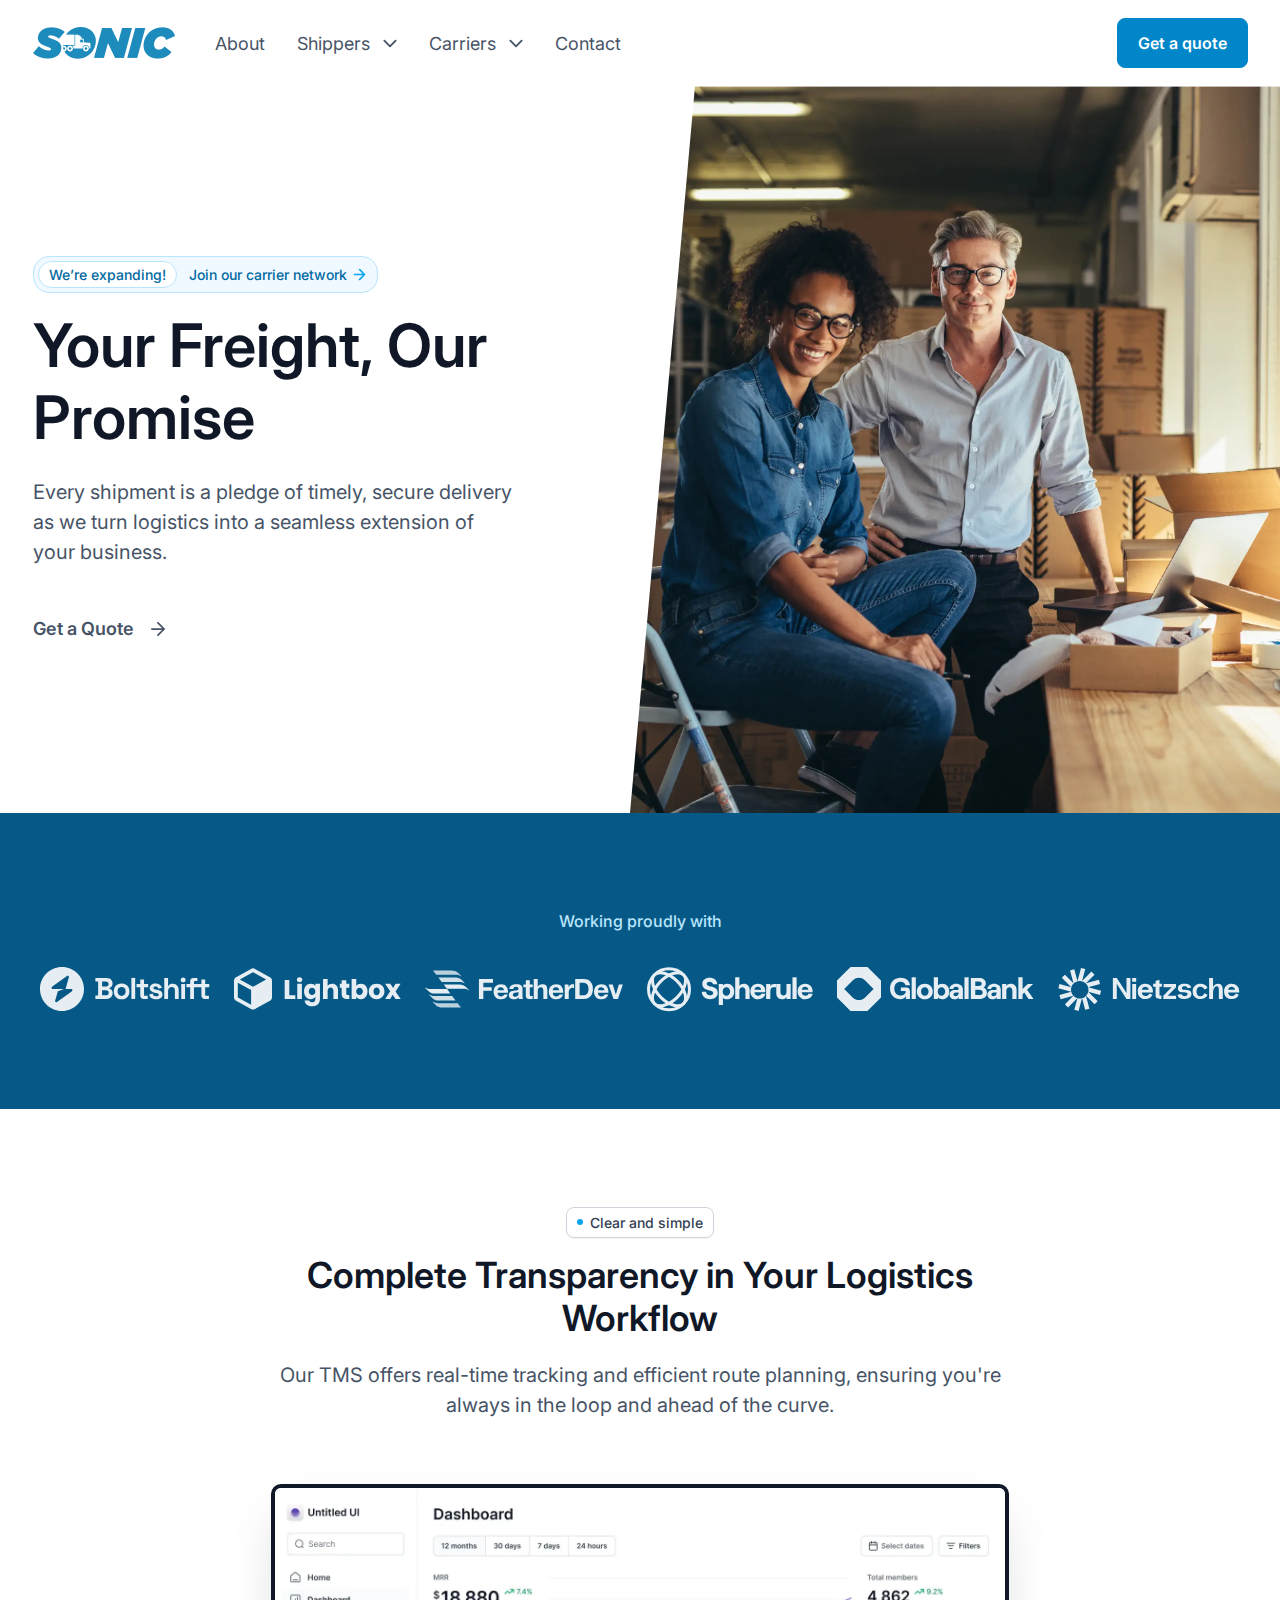
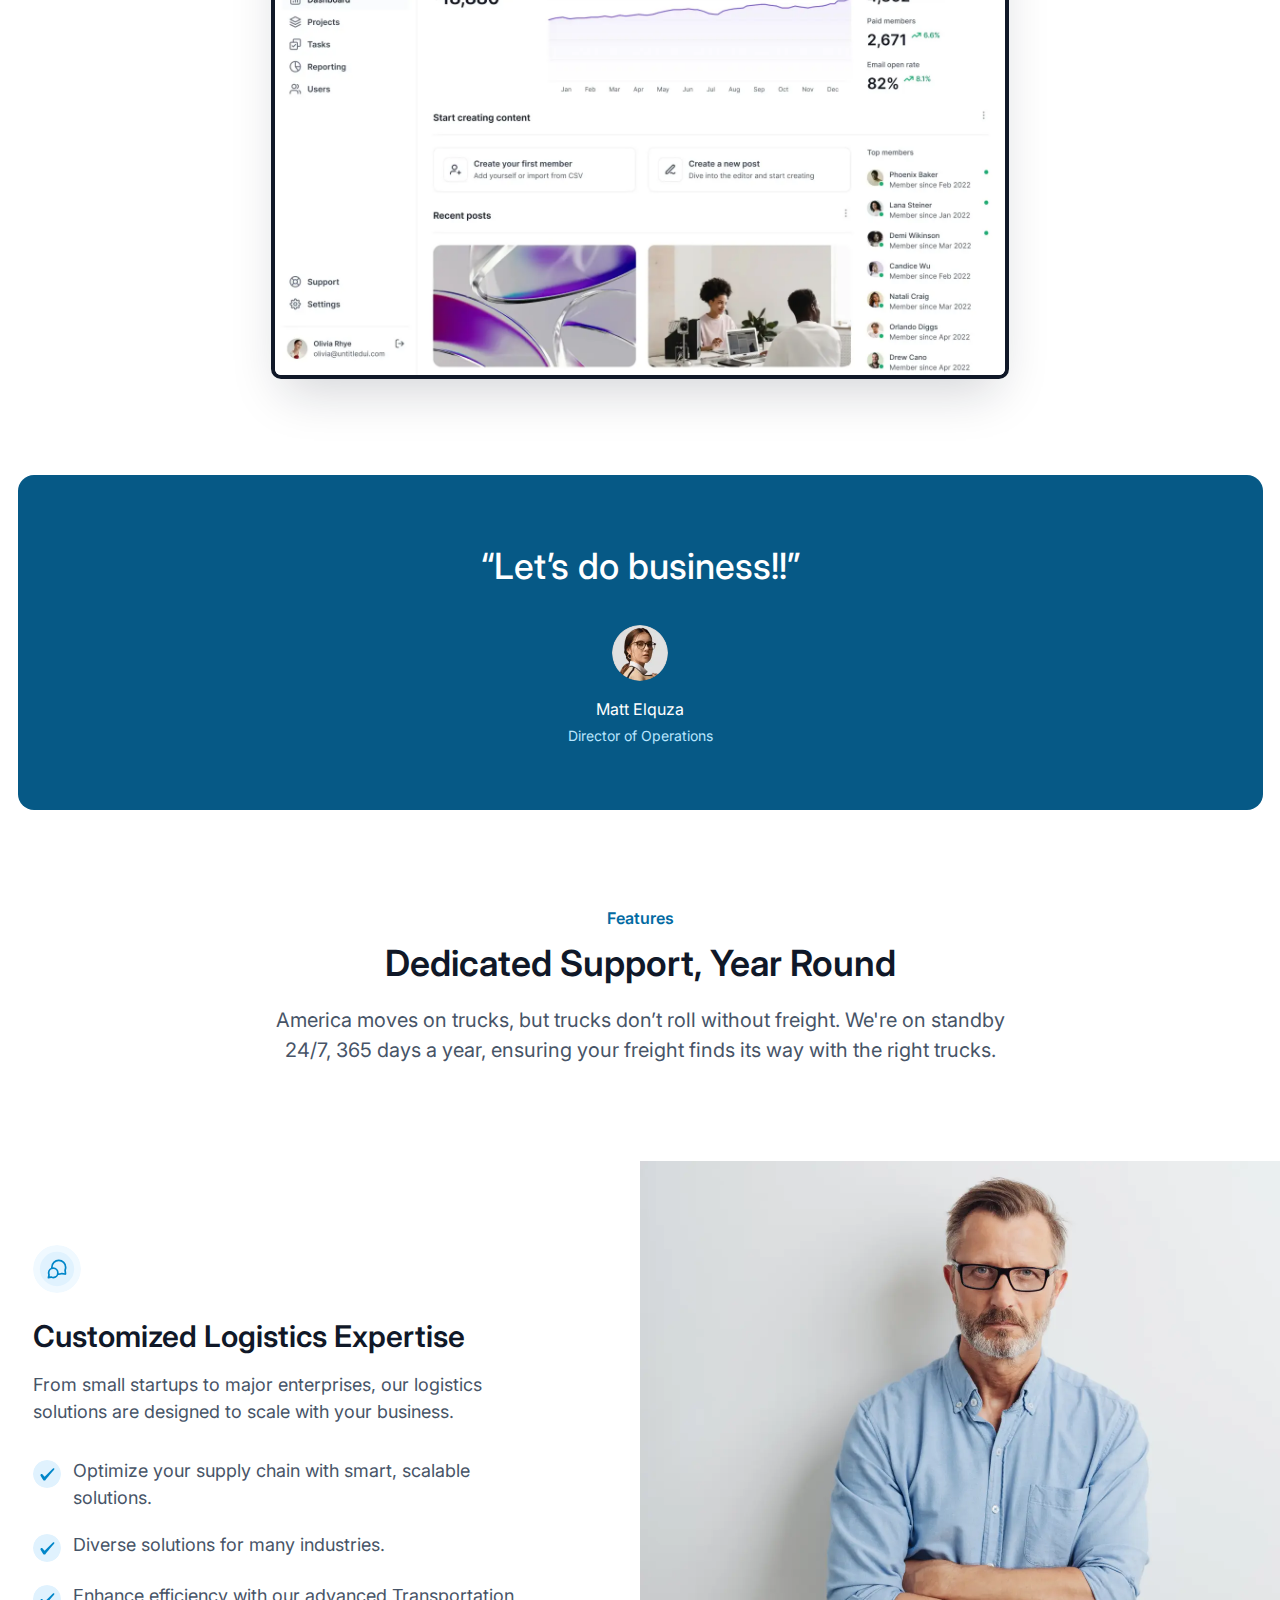
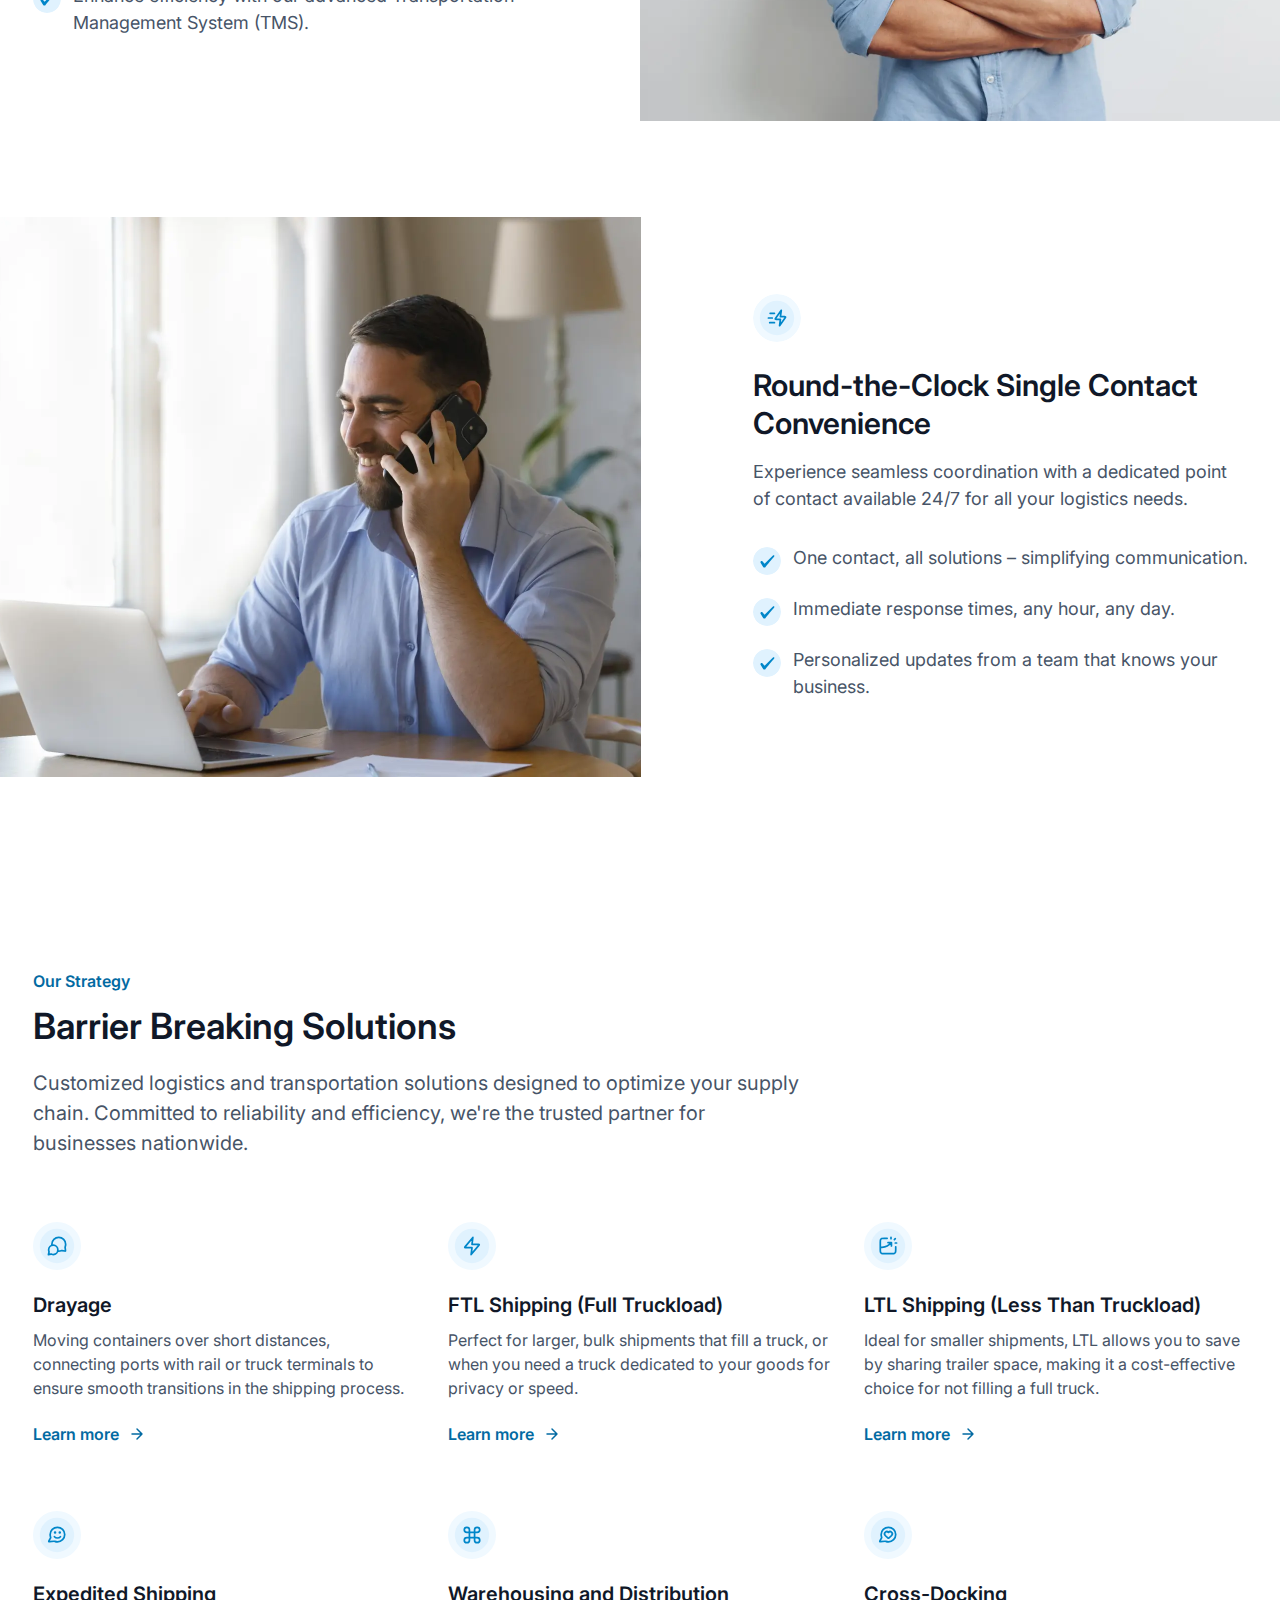
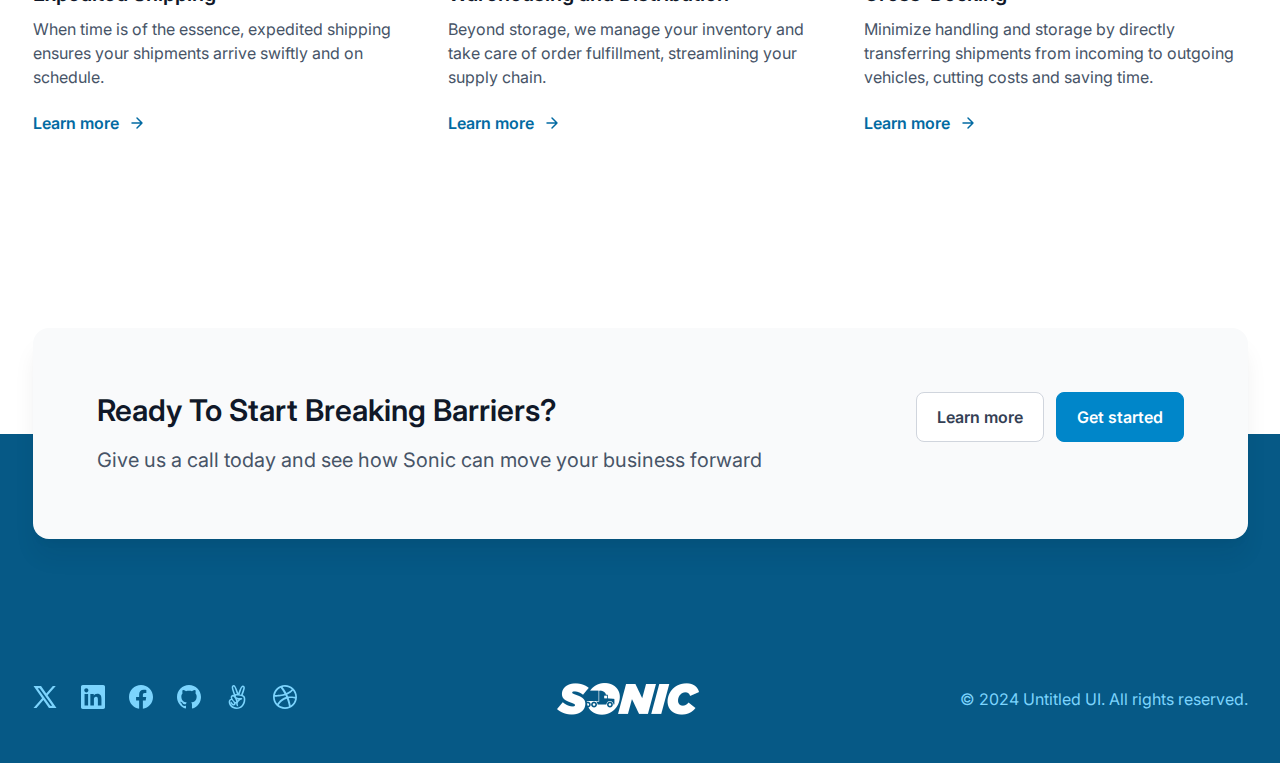
<file: shippers.html>
<!DOCTYPE html>
<html lang="en">

<head>
   <meta charset="UTF-8">
   <meta name="viewport" content="width=device-width, initial-scale=1.0">
   <link rel="stylesheet" href="css/style.css">
   <title>Sonic Logistics - Shippers</title>
</head>

<body>
   <div class="wrapper">
      <header class="header">
         <div class="header__container">
            <a href="index.html" class="header__logo">
               <img src="img/logo.png" alt="Logo image">
            </a>
            <nav class="header__menu menu">
               <ul class="menu__list">
                  <li class="menu__item">
                     <a class="menu__link" href="about.html">About</a>
                  </li>
                  <li class="menu__item menu__item--parent">
                     <a class="menu__link" href="shippers.html">Shippers</a>
                     <div class="sub-menu">
                        <ul class="sub-menu__list">
                           <li class="sub-menu__item">
                              <a href="shippers.html" class="sub-menu__link">Shipper 1</a>
                           </li>
                           <li class="sub-menu__item">
                              <a href="shippers.html" class="sub-menu__link">Shipper 2</a>
                           </li>
                           <li class="sub-menu__item">
                              <a href="shippers.html" class="sub-menu__link">Shipper 3</a>
                           </li>
                        </ul>
                     </div>
                  </li>
                  <li class="menu__item menu__item--parent">
                     <a class="menu__link" href="carriers.html">Carriers</a>
                     <div class="sub-menu">
                        <ul class="sub-menu__list">
                           <li class="sub-menu__item">
                              <a href="carriers.html" class="sub-menu__link">Carrier 1</a>
                           </li>
                           <li class="sub-menu__item">
                              <a href="carriers.html" class="sub-menu__link">Carrier 2</a>
                           </li>
                        </ul>
                     </div>
                  </li>
                  <li class="menu__item">
                     <a class="menu__link" href="contact.html">Contact</a>
                  </li>
               </ul>
            </nav>
            <a class="header__link button" href="contact.html">Get a quote</a>
            <button type="button" aria-label="menu button" class="menu-icon">
               <span></span>
            </button>
         </div>
      </header>

      <main class="page">
         <section class="page-hero">
            <div class="page-hero__container">
               <div class="page-hero__content">
                  <a class="page-hero__label" href="carriers.html">
                     <span>We’re expanding!</span>
                     Join our carrier network
                  </a>
                  <h1 class="page-hero__title">Your Freight, Our Promise</h1>
                  <div class="page-hero__text">
                     <p>
                        Every shipment is a pledge of timely, secure delivery as we turn logistics into a seamless
                        extension of your business.
                     </p>
                  </div>
                  <a class="page-hero__main-link" href="contact.html">Get a Quote</a>
               </div>
            </div>
            <div class="page-hero__image">
               <img src="img/hero/03.webp" alt="Hero image">
            </div>
         </section>

         <div class="page__partners partners">
            <div class="partners__container">
               <h3 class="partners__title">Working proudly with</h3>
               <ul class="partners__list">
                  <li class="partners__item">
                     <a href="#" class="partners__link">
                        <img src="img/partners/partner-01.svg" alt="Partner 1 logo">
                     </a>
                  </li>
                  <li class="partners__item">
                     <a href="#" class="partners__link">
                        <img src="img/partners/partner-02.svg" alt="Partner 2 logo">
                     </a>
                  </li>
                  <li class="partners__item">
                     <a href="#" class="partners__link">
                        <img src="img/partners/partner-03.svg" alt="Partner 3 logo">
                     </a>
                  </li>
                  <li class="partners__item">
                     <a href="#" class="partners__link">
                        <img src="img/partners/partner-04.svg" alt="Partner 4 logo">
                     </a>
                  </li>
                  <li class="partners__item">
                     <a href="#" class="partners__link">
                        <img src="img/partners/partner-05.svg" alt="Partner 5 logo">
                     </a>
                  </li>
                  <li class="partners__item">
                     <a href="#" class="partners__link">
                        <img src="img/partners/partner-06.svg" alt="Partner 6 logo">
                     </a>
                  </li>
               </ul>
            </div>
         </div>

         <section class="page__transparency transparency">
            <div class="transparency__container">
               <div class="transparency__header section-header section-header--text-center">
                  <h3 class="section-header__sub-title section-header__sub-title--border">
                     <span>Clear and simple</span>
                  </h3>
                  <h2 class="section-header__title">Complete Transparency in Your Logistics Workflow</h2>
                  <div class="section-header__text">
                     <p>
                        Our TMS offers real-time tracking and efficient route planning, ensuring you're always in the
                        loop and ahead of the
                        curve.
                     </p>
                  </div>
               </div>
               <div class="transparency__image">
                  <img src="img/transparency/01.webp" alt="Transparency image">
               </div>
            </div>
         </section>

         <div class="page__testimonial testimonial">
            <div class="testimonial__container">
               <p class="testimonial__text">
                  “Let’s do business!!”
               </p>
               <div class="testimonial__user user-testimonial">
                  <img class="user-testimonial__image" src="img/testimonial/avatar-01.webp" alt="Matt Elquza photo">
                  <div class="user-testimonial__name">Matt Elquza</div>
                  <div class="user-testimonial__position">Director of Operations</div>
               </div>
            </div>
         </div>

         <section class="page__features features">
            <div class="features__container">
               <div class="features__header section-header section-header--text-center">
                  <h3 class="section-header__sub-title">Features</h3>
                  <h2 class="section-header__title">Dedicated Support, Year Round</h2>
                  <div class="section-header__text">
                     <p>
                        America moves on trucks, but trucks don’t roll without freight. We're on standby 24/7, 365 days
                        a year, ensuring your
                        freight finds its way with the right trucks.
                     </p>
                  </div>
               </div>
               <ul class="features__list">
                  <li class="features__item item-features">
                     <div class="item-features__content">
                        <img class="item-features__icon" src="img/icons/strategy-icon-01.svg" alt="Item features icon">
                        <h4 class="item-features__title">Customized Logistics Expertise</h4>
                        <div class="item-features__text">
                           <p>
                              From small startups to major enterprises, our logistics solutions are designed to scale
                              with
                              your business.
                           </p>
                        </div>
                        <ul class="item-features__list">
                           <li class="item-features__item">
                              Optimize your supply chain with smart, scalable solutions.
                           </li>
                           <li class="item-features__item">
                              Diverse solutions for many industries.
                           </li>
                           <li class="item-features__item">
                              Enhance efficiency with our advanced Transportation Management System (TMS).
                           </li>
                        </ul>
                     </div>
                     <div class="item-features__image">
                        <img src="img/features/01.webp" alt="Photo of the employee">
                     </div>
                  </li>
                  <li class="features__item item-features">
                     <div class="item-features__content">
                        <img class="item-features__icon" src="img/icons/features-01.svg" alt="Item features icon">
                        <h4 class="item-features__title">Round-the-Clock Single Contact Convenience</h4>
                        <div class="item-features__text">
                           <p>
                              Experience seamless coordination with a dedicated point of contact available 24/7 for all
                              your logistics needs.
                           </p>
                        </div>
                        <ul class="item-features__list">
                           <li class="item-features__item">
                              One contact, all solutions – simplifying communication.
                           </li>
                           <li class="item-features__item">
                              Immediate response times, any hour, any day.
                           </li>
                           <li class="item-features__item">
                              Personalized updates from a team that knows your business.
                           </li>
                        </ul>
                     </div>
                     <div class="item-features__image">
                        <img src="img/features/02.webp" alt="Photo of the employee">
                     </div>
                  </li>
               </ul>
            </div>
         </section>

         <section class="page__strategy strategy">
            <div class="strategy__container">
               <div class="strategy__header section-header">
                  <h3 class="section-header__sub-title">Our Strategy</h3>
                  <h2 class="section-header__title">Barrier Breaking Solutions</h2>
                  <div class="section-header__text">
                     <p>
                        Customized logistics and transportation solutions designed to optimize your supply chain.
                        Committed to
                        reliability and
                        efficiency, we're the trusted partner for businesses nationwide.
                     </p>
                  </div>
               </div>
               <ul class="strategy__list">
                  <li class="strategy__item item-strategy">
                     <img class="item-strategy__image" src="img/icons/strategy-icon-01.svg" alt="Strategy icon">
                     <h4 class="item-strategy__title">Drayage</h4>
                     <div class="item-strategy__text">
                        <p>
                           Moving containers over short distances, connecting ports with rail or truck terminals to
                           ensure smooth transitions in
                           the shipping process.
                        </p>
                     </div>
                     <a class="item-strategy__link" href="about.html">Learn more</a>
                  </li>
                  <li class="strategy__item item-strategy">
                     <img class="item-strategy__image" src="img/icons/strategy-icon-02.svg" alt="Strategy icon">
                     <h4 class="item-strategy__title">FTL Shipping (Full Truckload)</h4>
                     <div class="item-strategy__text">
                        <p>
                           Perfect for larger, bulk shipments that fill a truck, or when you need a truck dedicated to
                           your goods for privacy or
                           speed.
                        </p>
                     </div>
                     <a class="item-strategy__link" href="about.html">Learn more</a>
                  </li>
                  <li class="strategy__item item-strategy">
                     <img class="item-strategy__image" src="img/icons/strategy-icon-03.svg" alt="Strategy icon">
                     <h4 class="item-strategy__title">LTL Shipping (Less Than Truckload)</h4>
                     <div class="item-strategy__text">
                        <p>
                           Ideal for smaller shipments, LTL allows you to save by sharing trailer space, making it a
                           cost-effective choice for not
                           filling a full truck.
                        </p>
                     </div>
                     <a class="item-strategy__link" href="about.html">Learn more</a>
                  </li>
                  <li class="strategy__item item-strategy">
                     <img class="item-strategy__image" src="img/icons/strategy-icon-04.svg" alt="Strategy icon">
                     <h4 class="item-strategy__title">Expedited Shipping</h4>
                     <div class="item-strategy__text">
                        <p>
                           When time is of the essence, expedited shipping ensures your shipments arrive swiftly and on
                           schedule.
                        </p>
                     </div>
                     <a class="item-strategy__link" href="about.html">Learn more</a>
                  </li>
                  <li class="strategy__item item-strategy">
                     <img class="item-strategy__image" src="img/icons/strategy-icon-05.svg" alt="Strategy icon">
                     <h4 class="item-strategy__title">Warehousing and Distribution</h4>
                     <div class="item-strategy__text">
                        <p>
                           Beyond storage, we manage your inventory and take care of order fulfillment, streamlining
                           your supply chain.
                        </p>
                     </div>
                     <a class="item-strategy__link" href="about.html">Learn more</a>
                  </li>
                  <li class="strategy__item item-strategy">
                     <img class="item-strategy__image" src="img/icons/strategy-icon-06.svg" alt="Strategy icon">
                     <h4 class="item-strategy__title">Cross-Docking</h4>
                     <div class="item-strategy__text">
                        <p>
                           Minimize handling and storage by directly transferring shipments from incoming to outgoing
                           vehicles, cutting costs and
                           saving time.
                        </p>
                     </div>
                     <a class="item-strategy__link" href="about.html">Learn more</a>
                  </li>
               </ul>
            </div>
         </section>

         <section class="page__start start">
            <div class="start__container">
               <div class="start__wrapper">
                  <div class="start__content">
                     <h2 class="start__title">Ready To Start Breaking Barriers?</h2>
                     <div class="start__text">
                        <p>Give us a call today and see how Sonic can move your business forward</p>
                     </div>
                  </div>
                  <div class="start__actions">
                     <a class="button button--white" href="about.html">Learn more</a>
                     <a class="button" href="contact.html">Get started</a>
                  </div>
               </div>
            </div>
         </section>
      </main>

      <footer class="footer">
         <div class="footer__container">
            <ul class="social">
               <li class="social__item">
                  <a href="#" class="social__link">
                     <img src="img/icons/social-1.svg" alt="Social 1">
                  </a>
               </li>
               <li class="social__item">
                  <a href="#" class="social__link">
                     <img src="img/icons/in.svg" alt="LinkedIn">
                  </a>
               </li>
               <li class="social__item">
                  <a href="#" class="social__link">
                     <img src="img/icons/fb.svg" alt="Facebook">
                  </a>
               </li>
               <li class="social__item">
                  <a href="#" class="social__link">
                     <img src="img/icons/github.svg" alt="GitHub">
                  </a>
               </li>
               <li class="social__item">
                  <a href="#" class="social__link">
                     <img src="img/icons/social-2.svg" alt="Social 2">
                  </a>
               </li>
               <li class="social__item">
                  <a href="#" class="social__link">
                     <img src="img/icons/social-3.svg" alt="Social 3">
                  </a>
               </li>
            </ul>
            <a href="index.html" class="footer__logo">
               <img src="img/logo-white.png" alt="Logo white">
            </a>
            <div class="footer__copy">
               © 2024 Untitled UI. All rights reserved.
            </div>
         </div>
      </footer>
   </div>

   <script src="js/script.js"></script>
</body>

</html>
</file>
<file: css/style.css>
@import url("https://fonts.googleapis.com/css?family=Inter:regular,500,600&display=swap");
*,
*::before,
*::after {
  padding: 0;
  margin: 0;
  border: 0;
  -webkit-box-sizing: border-box;
          box-sizing: border-box;
}

*::before,
*::after {
  display: inline-block;
}

a {
  display: inline-block;
  text-decoration: none;
  color: inherit;
}

li {
  list-style: none;
}

img {
  vertical-align: top;
}

h1,
h2,
h3,
h4,
h5,
h6 {
  font-weight: inherit;
  font-size: inherit;
}

html,
body {
  line-height: 1;
  height: 100%;
}

input,
button,
textarea {
  font-family: inherit;
  font-size: inherit;
  line-height: inherit;
}

button {
  color: inherit;
  background-color: transparent;
}

button,
select,
option {
  cursor: pointer;
}

input[type=text],
input[type=email],
input[type=tel],
textarea {
  -webkit-appearance: none;
     -moz-appearance: none;
          appearance: none;
}

.wrapper {
  min-height: 100%;
  display: -webkit-box;
  display: -ms-flexbox;
  display: flex;
  -webkit-box-orient: vertical;
  -webkit-box-direction: normal;
      -ms-flex-direction: column;
          flex-direction: column;
  overflow: hidden;
}
@supports (overflow: clip) {
  .wrapper {
    overflow: clip;
  }
}
.wrapper > main {
  -webkit-box-flex: 1;
      -ms-flex: 1 1 auto;
          flex: 1 1 auto;
}

[class*=__container] {
  max-width: 77.8125rem;
  margin: 0 auto;
  padding: 0 0.9375rem;
}

body {
  font-family: "Inter", sans-serif;
  color: #475467;
  font-size: 1.125rem;
  line-height: 1.5;
}
body.menu-open {
  overflow: hidden;
  -ms-touch-action: none;
      touch-action: none;
  -ms-scroll-chaining: none;
      overscroll-behavior: none;
}

.page-hero {
  max-width: 90rem;
  margin: 0 auto;
  padding: 10.625rem 0rem;
  position: relative;
}
@media (max-width: 61.99875em) {
  .page-hero {
    padding: 7.5rem 0rem;
  }
}
@media (max-width: 35.93625em) {
  .page-hero {
    padding: 6.25rem 0rem;
  }
}
@media (max-width: 23.4375em) {
  .page-hero {
    padding: 3.75rem 0rem;
  }
}
.page-hero__content {
  max-width: 34.375rem;
}
.page-hero__label {
  position: relative;
  color: #026aa2;
  font-weight: 500;
  font-size: 0.875rem;
  display: -webkit-inline-box;
  display: -ms-inline-flexbox;
  display: inline-flex;
  -ms-flex-wrap: wrap;
      flex-wrap: wrap;
  -webkit-box-align: center;
      -ms-flex-align: center;
          align-items: center;
  -webkit-box-pack: center;
      -ms-flex-pack: center;
          justify-content: center;
  -webkit-column-gap: 0.75rem;
     -moz-column-gap: 0.75rem;
          column-gap: 0.75rem;
  background-color: #f0f9ff;
  border-radius: 1rem;
  padding: 0.25rem 1.875rem 0.25rem 0.25rem;
  border: 0.0625rem solid #b9e6fe;
  -webkit-transition: all 0.3s;
  transition: all 0.3s;
}
.page-hero__label:not(:last-child) {
  margin-bottom: 1rem;
}
@media (max-width: 50em) {
  .page-hero__label:not(:last-child) {
    margin-bottom: 0.625rem;
  }
}
@media (any-hover: hover) {
  .page-hero__label:hover {
    background-color: #065986;
    color: #fff;
  }
}
.page-hero__label span {
  padding: 0.125rem 0.625rem;
  background-color: #fff;
  border-radius: 1rem;
  border: 0.0625rem solid #b9e6fe;
  color: #026aa2;
}
.page-hero__label::after {
  content: "";
  position: absolute;
  top: 50%;
  right: 0.6875rem;
  width: 0.8125rem;
  height: 0.8125rem;
  -webkit-transform: translateY(-50%);
      -ms-transform: translateY(-50%);
          transform: translateY(-50%);
  background: url("../img/icons/arrow-right.svg") 0 0/contain no-repeat;
}
.page-hero__title {
  font-size: 3.75rem;
  color: #101828;
  line-height: 1.2;
  font-weight: 600;
}
@media (max-width: 50em) {
  .page-hero__title {
    font-size: 2.8125rem;
  }
}
@media (max-width: 29.99875em) {
  .page-hero__title {
    font-size: 2.5rem;
  }
}
.page-hero__title:not(:last-child) {
  margin-bottom: 1.5rem;
}
@media (max-width: 50em) {
  .page-hero__title:not(:last-child) {
    margin-bottom: 0.625rem;
  }
}
.page-hero__text {
  max-width: 30rem;
  font-size: 1.25rem;
}
.page-hero__text:not(:last-child) {
  margin-bottom: 3rem;
}
@media (max-width: 50em) {
  .page-hero__text:not(:last-child) {
    margin-bottom: 1.875rem;
  }
}
.page-hero__text p:not(:last-child) {
  margin-bottom: 0.625rem;
}
.page-hero__actions {
  display: -webkit-box;
  display: -ms-flexbox;
  display: flex;
  -ms-flex-wrap: wrap;
      flex-wrap: wrap;
  gap: 0.75rem;
}
@media (max-width: 23.4375em) {
  .page-hero__actions {
    -webkit-box-orient: vertical;
    -webkit-box-direction: normal;
        -ms-flex-direction: column;
            flex-direction: column;
  }
}
.page-hero__link {
  display: -webkit-box;
  display: -ms-flexbox;
  display: flex;
  -webkit-box-align: center;
      -ms-flex-align: center;
          align-items: center;
  gap: 0.6875rem;
  padding: 1rem 1.5rem;
  color: #344054;
  border-radius: 0.5rem;
  border: 0.0625rem solid #d0d5dd;
  font-weight: 600;
  -webkit-transition: all 0.3s;
  transition: all 0.3s;
}
@media (max-width: 74.99875em) {
  .page-hero__link {
    background-color: #0086c9;
    border: 0.0625rem solid #0086c9;
    color: #fff;
  }
}
@media (max-width: 50em) {
  .page-hero__link {
    padding: 0.9375rem;
  }
}
@media (max-width: 23.4375em) {
  .page-hero__link {
    -webkit-box-pack: center;
        -ms-flex-pack: center;
            justify-content: center;
  }
}
@media (any-hover: hover) {
  .page-hero__link:hover {
    background-color: #065986;
    color: #fff;
    border-color: #065986;
  }
  .page-hero__link:hover path {
    stroke: #fff;
  }
}
.page-hero__link--blue {
  background-color: #0086c9;
  border: 0.0625rem solid #0086c9;
  color: #fff;
}
.page-hero__link path {
  -webkit-transition: stroke 0.3s;
  transition: stroke 0.3s;
}
@media (max-width: 74.99875em) {
  .page-hero__link path {
    stroke: #fff;
  }
}
.page-hero__image {
  position: absolute;
  top: 0;
  right: 0;
  z-index: -1;
  max-width: 47.5rem;
  width: 100%;
  height: 100%;
}
@media (max-width: 84.375em) {
  .page-hero__image {
    max-width: 40.625rem;
  }
}
@media (max-width: 74.99875em) {
  .page-hero__image {
    max-width: none;
    width: 115%;
  }
  .page-hero__image::before {
    content: "";
    position: absolute;
    top: 0;
    left: 0;
    z-index: 1;
    width: 100%;
    height: 100%;
    background-color: rgba(255, 255, 255, 0.7);
  }
}
.page-hero__image img {
  width: 100%;
  height: 100%;
  -o-object-fit: cover;
     object-fit: cover;
  -webkit-clip-path: polygon(10% 0, 100% 0, 100% 100%, 0% 100%);
          clip-path: polygon(10% 0, 100% 0, 100% 100%, 0% 100%);
}
.page-hero__main-link {
  font-weight: 600;
  display: -webkit-inline-box;
  display: -ms-inline-flexbox;
  display: inline-flex;
  gap: 1.0625rem;
  -webkit-box-align: center;
      -ms-flex-align: center;
          align-items: center;
  border-bottom: 0.0625rem solid transparent;
  -webkit-transition: border-bottom-color 0.3s;
  transition: border-bottom-color 0.3s;
}
@media (any-hover: hover) {
  .page-hero__main-link:hover {
    border-bottom-color: inherit;
  }
}
.page-hero__main-link::after {
  content: "";
  -webkit-box-flex: 0;
      -ms-flex: 0 0 0.875rem;
          flex: 0 0 0.875rem;
  width: 0.875rem;
  height: 0.875rem;
  background: url("../img/icons/arrow-grey.svg") 0 0/contain no-repeat;
}

.button {
  padding: 0.75rem 1.25rem;
  background-color: #0086c9;
  color: #fff;
  font-weight: 600;
  font-size: 1rem;
  border-radius: 0.5rem;
  border: 0.0625rem solid #0086c9;
  -webkit-transition: all 0.3s;
  transition: all 0.3s;
}
@media (any-hover: hover) {
  .button:hover {
    background-color: #065986;
    border-color: #065986;
  }
}
.button--white {
  background-color: #fff;
  color: #344054;
  border: 0.0625rem solid #d0d5dd;
}
@media (any-hover: hover) {
  .button--white:hover {
    color: #fff;
  }
}

.section-header--text-center {
  text-align: center;
}
.section-header__sub-title {
  font-size: 1rem;
  font-weight: 600;
  text-transform: capitalize;
  color: #026aa2;
}
.section-header__sub-title:not(:last-child) {
  margin-bottom: 0.75rem;
}
@media (max-width: 50em) {
  .section-header__sub-title:not(:last-child) {
    margin-bottom: 0.5rem;
  }
}
.section-header--text-light .section-header__sub-title:not(:last-child) {
  margin-bottom: 1.5rem;
}
@media (max-width: 50em) {
  .section-header--text-light .section-header__sub-title:not(:last-child) {
    margin-bottom: 0.5rem;
  }
}
.section-header--text-light .section-header__sub-title {
  color: #f5fbff;
}
.section-header__sub-title--border {
  display: inline-block;
  padding: 0.25rem 0.625rem;
  border: 0.0625rem solid #d0d5dd;
  border-radius: 0.5rem;
  text-transform: none;
  -webkit-box-shadow: 0 0.0625rem 0.125rem 0 rgba(16, 24, 40, 0.05);
          box-shadow: 0 0.0625rem 0.125rem 0 rgba(16, 24, 40, 0.05);
}
.section-header__sub-title--border:not(:last-child) {
  margin-bottom: 1rem;
}
@media (max-width: 50em) {
  .section-header__sub-title--border:not(:last-child) {
    margin-bottom: 0.5rem;
  }
}
.section-header__sub-title--border span {
  font-size: 0.875rem;
  font-weight: 500;
  color: #344054;
  display: -webkit-box;
  display: -ms-flexbox;
  display: flex;
  -webkit-box-align: center;
      -ms-flex-align: center;
          align-items: center;
  gap: 0.4375rem;
}
.section-header__sub-title--border span::before {
  content: "";
  -webkit-box-flex: 0;
      -ms-flex: 0 0 0.375rem;
          flex: 0 0 0.375rem;
  width: 0.375rem;
  height: 0.375rem;
  border-radius: 50%;
  background-color: #0ba5ec;
}
.section-header__title {
  color: #101828;
  font-size: 2.25rem;
  font-weight: 600;
  line-height: 1.2;
}
@media (max-width: 50em) {
  .section-header__title {
    font-size: 1.75rem;
  }
}
@media (max-width: 29.99875em) {
  .section-header__title {
    font-size: 1.5rem;
  }
}
.section-header__title:not(:last-child) {
  margin-bottom: 1.25rem;
}
@media (max-width: 50em) {
  .section-header__title:not(:last-child) {
    margin-bottom: 0.625rem;
  }
}
.section-header--text-light .section-header__title {
  color: #fff;
  font-size: 3rem;
}
@media (max-width: 50em) {
  .section-header--text-light .section-header__title {
    font-size: 1.875rem;
  }
}
@media (max-width: 29.99875em) {
  .section-header--text-light .section-header__title {
    font-size: 1.5rem;
  }
}
.section-header__text {
  font-size: 1.25rem;
}
@media (max-width: 50em) {
  .section-header__text {
    font-size: 1.125rem;
    text-align: justify;
  }
}
@media (max-width: 29.99875em) {
  .section-header__text {
    line-height: 1.2;
  }
}
.section-header__text p:not(:last-child) {
  margin-bottom: 0.625rem;
}
.section-header--text-light .section-header__text p:not(:last-child) {
  margin-bottom: 1.5rem;
}
@media (max-width: 50em) {
  .section-header--text-light .section-header__text p:not(:last-child) {
    margin-bottom: 0.625rem;
  }
}
.section-header--text-light .section-header__text {
  color: #b9e6fe;
  font-size: 1.125rem;
}
.guarantee .section-header__text {
  text-align: center;
}

.start {
  padding: 6rem 0rem;
  background: -webkit-gradient(linear, left bottom, left top, color-stop(50%, rgb(6, 89, 134)), color-stop(50%, rgb(255, 255, 255)));
  background: linear-gradient(0deg, rgb(6, 89, 134) 50%, rgb(255, 255, 255) 50%);
}
@media (max-width: 74.99875em) {
  .start {
    padding: 3.75rem 0rem;
  }
}
@media (max-width: 50em) {
  .start {
    padding: 2.5rem 0rem;
  }
}
.start__wrapper {
  padding: 4rem;
  background-color: #f9fafb;
  -webkit-box-shadow: 0 8px 8px -4px rgba(16, 24, 40, 0.03), 0 20px 24px -4px rgba(16, 24, 40, 0.08);
          box-shadow: 0 8px 8px -4px rgba(16, 24, 40, 0.03), 0 20px 24px -4px rgba(16, 24, 40, 0.08);
  border-radius: 1rem;
  display: -webkit-box;
  display: -ms-flexbox;
  display: flex;
  -ms-flex-wrap: wrap;
      flex-wrap: wrap;
  gap: 1.875rem;
  -webkit-box-pack: justify;
      -ms-flex-pack: justify;
          justify-content: space-between;
  -webkit-box-align: start;
      -ms-flex-align: start;
          align-items: flex-start;
}
@media (max-width: 61.99875em) {
  .start__wrapper {
    padding: 2.5rem;
  }
}
@media (max-width: 50em) {
  .start__wrapper {
    -webkit-box-pack: center;
        -ms-flex-pack: center;
            justify-content: center;
    gap: 0.9375rem;
    padding: 1.5625rem 0.9375rem;
  }
}
@media (max-width: 50em) {
  .start__content {
    text-align: center;
  }
}
.start__title {
  font-weight: 600;
  font-size: 1.875rem;
  color: #101828;
  line-height: 1.26;
}
@media (max-width: 29.99875em) {
  .start__title {
    font-size: 1.5rem;
  }
}
.start__title:not(:last-child) {
  margin-bottom: 0.9375rem;
}
@media (max-width: 50em) {
  .start__title:not(:last-child) {
    margin-bottom: 0.4375rem;
  }
}
.start__text {
  font-size: 1.25rem;
}
@media (max-width: 29.99875em) {
  .start__text {
    font-size: 1.125rem;
    line-height: 1.2;
  }
}
.start__actions {
  display: -webkit-box;
  display: -ms-flexbox;
  display: flex;
  -ms-flex-wrap: wrap;
      flex-wrap: wrap;
  gap: 0.75rem;
}
@media (max-width: 23.4375em) {
  .start__actions {
    -webkit-box-flex: 1;
        -ms-flex-positive: 1;
            flex-grow: 1;
    -webkit-box-orient: vertical;
    -webkit-box-direction: normal;
        -ms-flex-direction: column;
            flex-direction: column;
    text-align: center;
  }
}

.header__container {
  padding: 1.125rem 0.9375rem;
  display: -webkit-box;
  display: -ms-flexbox;
  display: flex;
  -webkit-column-gap: 2.5rem;
     -moz-column-gap: 2.5rem;
          column-gap: 2.5rem;
  -webkit-box-align: center;
      -ms-flex-align: center;
          align-items: center;
}
@media (max-width: 50em) {
  .header__container {
    -webkit-column-gap: 1.25rem;
       -moz-column-gap: 1.25rem;
            column-gap: 1.25rem;
    padding: 0.625rem 0.9375rem;
  }
}
@media (max-width: 29.99875em) {
  .header__container {
    -webkit-column-gap: 0.625rem;
       -moz-column-gap: 0.625rem;
            column-gap: 0.625rem;
    padding: 0.3125rem 0.9375rem;
  }
}
.header__logo {
  position: relative;
  z-index: 5;
  -webkit-box-flex: 0;
      -ms-flex: 0 0 8.875rem;
          flex: 0 0 8.875rem;
  width: 8.875rem;
  height: 2rem;
}
@media (max-width: 29.99875em) {
  .header__logo {
    -webkit-box-flex: 0;
        -ms-flex: 0 0 7.1875rem;
            flex: 0 0 7.1875rem;
    width: 7.1875rem;
    height: 1.75rem;
  }
}
.header__logo img {
  width: 100%;
  height: 100%;
  -o-object-fit: contain;
     object-fit: contain;
}
.header__link {
  position: relative;
  z-index: 5;
  -ms-flex-negative: 0;
      flex-shrink: 0;
  margin-left: auto;
}
@media (max-width: 29.99875em) {
  .header__link {
    padding: 0.5rem 0.875rem;
  }
}

@media (max-width: 50em) {
  .menu {
    position: fixed;
    top: 0;
    right: 0;
    z-index: 4;
    width: 55%;
    height: 100%;
    border-radius: 0rem 0rem 0rem 1.875rem;
    padding: 5rem 1.875rem 0.9375rem 1.875rem;
    background-color: #065986;
    overflow: auto;
    -webkit-transform: scale(0);
        -ms-transform: scale(0);
            transform: scale(0);
    -webkit-transform-origin: top right;
        -ms-transform-origin: top right;
            transform-origin: top right;
    -webkit-transition: all 0.5s;
    transition: all 0.5s;
  }
  .menu-open .menu {
    -webkit-transform: scale(1);
        -ms-transform: scale(1);
            transform: scale(1);
  }
}
.menu__list {
  display: -webkit-box;
  display: -ms-flexbox;
  display: flex;
  -ms-flex-wrap: wrap;
      flex-wrap: wrap;
  -webkit-column-gap: 2rem;
     -moz-column-gap: 2rem;
          column-gap: 2rem;
  row-gap: 0.625rem;
  -webkit-box-pack: center;
      -ms-flex-pack: center;
          justify-content: center;
}
@media (max-width: 50em) {
  .menu__list {
    -webkit-box-orient: vertical;
    -webkit-box-direction: normal;
        -ms-flex-direction: column;
            flex-direction: column;
    -webkit-box-align: end;
        -ms-flex-align: end;
            align-items: flex-end;
    row-gap: 1.25rem;
  }
}
.menu__item--parent {
  position: relative;
}
.menu__link {
  display: -webkit-box;
  display: -ms-flexbox;
  display: flex;
  gap: 0.8125rem;
  -webkit-box-align: center;
      -ms-flex-align: center;
          align-items: center;
  text-decoration: underline;
  text-decoration-color: transparent;
  -webkit-transition: all 0.3s;
  transition: all 0.3s;
}
.menu__item--parent .menu__link::after {
  content: "";
  -webkit-box-flex: 0;
      -ms-flex: 0 0 0.875rem;
          flex: 0 0 0.875rem;
  width: 0.875rem;
  height: 0.875rem;
  background: url("../img/icons/chevron-down.svg") center/contain no-repeat;
  -webkit-transition: -webkit-transform 0.3s;
  transition: -webkit-transform 0.3s;
  transition: transform 0.3s;
  transition: transform 0.3s, -webkit-transform 0.3s;
}
@media (max-width: 50em) {
  .menu__item--parent .menu__link::after {
    display: none;
  }
}
@media (hover: none) and (pointer: coarse) {
  .menu__item--parent .menu__link::after {
    display: none;
  }
}
@media (any-hover: hover) {
  .menu__item--parent:hover .menu__link::after {
    -webkit-transform: rotate(180deg);
        -ms-transform: rotate(180deg);
            transform: rotate(180deg);
  }
  .menu__item:hover .menu__link {
    color: #026aa2;
    text-decoration-color: inherit;
  }
}
@media (max-width: 50em) {
  .menu__link {
    color: #fff;
    font-size: 1.5rem;
  }
}

.sub-menu {
  position: absolute;
  top: 100%;
  left: 0;
  z-index: 5;
  padding-top: 0.4375rem;
  opacity: 0;
  pointer-events: none;
  visibility: hidden;
  -webkit-transform: translateY(10%);
      -ms-transform: translateY(10%);
          transform: translateY(10%);
  -webkit-transition: all 0.3s;
  transition: all 0.3s;
}
@media (any-hover: hover) {
  .menu__item--parent:hover .sub-menu {
    opacity: 1;
    pointer-events: all;
    visibility: visible;
    -webkit-transform: translateY(0);
        -ms-transform: translateY(0);
            transform: translateY(0);
  }
}
@media (max-width: 50em) {
  .sub-menu {
    position: static;
    opacity: 1;
    pointer-events: all;
    visibility: visible;
    padding-top: 0;
    -webkit-transform: translateY(0);
        -ms-transform: translateY(0);
            transform: translateY(0);
  }
}
.sub-menu__list {
  width: 9.375rem;
  background-color: #065986;
  padding: 0.9375rem;
  border-radius: 0.625rem;
  -webkit-box-shadow: 0px 0.5rem 1.5rem rgba(149, 157, 165, 0.2);
          box-shadow: 0px 0.5rem 1.5rem rgba(149, 157, 165, 0.2);
}
@media (max-width: 50em) {
  .sub-menu__list {
    -webkit-box-shadow: none;
            box-shadow: none;
    padding: 0.3125rem;
    width: auto;
    background-color: #0086c9;
  }
}
.sub-menu__item:not(:last-child) {
  margin-bottom: 0.4375rem;
}
.sub-menu__link {
  color: #fff;
  text-decoration: underline;
  text-decoration-color: transparent;
  -webkit-transition: all 0.3s;
  transition: all 0.3s;
}
@media (any-hover: hover) {
  .sub-menu__link:hover {
    text-decoration-color: inherit;
  }
}

.menu-icon {
  display: none;
}
@media (max-width: 50em) {
  .menu-icon {
    display: block;
    -webkit-box-flex: 0;
        -ms-flex: 0 0 1.875rem;
            flex: 0 0 1.875rem;
    width: 1.875rem;
    height: 1.25rem;
    position: relative;
    z-index: 4;
  }
}
.menu-icon span, .menu-icon::before, .menu-icon::after {
  content: "";
  position: absolute;
  left: 0;
  width: 100%;
  height: 0.125rem;
  background-color: #000;
  -webkit-transition: all 0.5s;
  transition: all 0.5s;
}
.menu-icon span {
  top: 50%;
  margin-top: -0.0625rem;
}
.menu-open .menu-icon span {
  -webkit-transform: scale(0);
      -ms-transform: scale(0);
          transform: scale(0);
  background-color: #fff;
}
.menu-icon::before {
  top: 0;
}
.menu-open .menu-icon::before {
  top: 50%;
  -webkit-transform: rotate(45deg);
      -ms-transform: rotate(45deg);
          transform: rotate(45deg);
  margin-top: -0.0625rem;
  background-color: #fff;
}
.menu-icon::after {
  bottom: 0;
}
.menu-open .menu-icon::after {
  bottom: 50%;
  -webkit-transform: rotate(-45deg);
      -ms-transform: rotate(-45deg);
          transform: rotate(-45deg);
  margin-bottom: -0.0625rem;
  background-color: #fff;
}

.footer {
  padding: 3rem 0rem;
  background-color: #065986;
}
@media (max-width: 50em) {
  .footer {
    padding: 1.25rem 0rem;
  }
}
.footer__container {
  display: -webkit-box;
  display: -ms-flexbox;
  display: flex;
  -ms-flex-wrap: wrap;
      flex-wrap: wrap;
  -webkit-box-pack: justify;
      -ms-flex-pack: justify;
          justify-content: space-between;
  -webkit-box-align: center;
      -ms-flex-align: center;
          align-items: center;
  gap: 0.9375rem;
}
@media (max-width: 50em) {
  .footer__container {
    -webkit-box-orient: vertical;
    -webkit-box-direction: normal;
        -ms-flex-direction: column;
            flex-direction: column;
    row-gap: 1.5625rem;
  }
}
@media (max-width: 29.99875em) {
  .footer__container {
    row-gap: 0.9375rem;
  }
}
.footer__logo {
  -webkit-box-flex: 0;
      -ms-flex: 0 0 8.875rem;
          flex: 0 0 8.875rem;
  width: 8.875rem;
  height: 2rem;
}
@media (max-width: 50em) {
  .footer__logo {
    -webkit-box-ordinal-group: 0;
        -ms-flex-order: -1;
            order: -1;
    -webkit-box-flex: 0;
        -ms-flex: 0 0 auto;
            flex: 0 0 auto;
  }
}
@media (max-width: 29.99875em) {
  .footer__logo {
    width: 7.1875rem;
    height: 1.75rem;
  }
}
.footer__logo img {
  width: 100%;
  height: 100%;
  -o-object-fit: contain;
     object-fit: contain;
}
.footer__copy {
  font-size: 1rem;
  color: #7cd4fd;
  text-align: center;
}

.social {
  display: -webkit-box;
  display: -ms-flexbox;
  display: flex;
  -ms-flex-wrap: wrap;
      flex-wrap: wrap;
  gap: 1.5rem;
  -webkit-box-pack: center;
      -ms-flex-pack: center;
          justify-content: center;
}
.social__link {
  -webkit-transition: -webkit-transform 0.3s;
  transition: -webkit-transform 0.3s;
  transition: transform 0.3s;
  transition: transform 0.3s, -webkit-transform 0.3s;
}
@media (any-hover: hover) {
  .social__link:hover {
    -webkit-transform: scale(1.3);
        -ms-transform: scale(1.3);
            transform: scale(1.3);
  }
}

.partners {
  background-color: #065986;
  padding: 6rem 0rem;
}
@media (max-width: 74.99875em) {
  .partners {
    padding: 4.375rem 0rem;
  }
}
@media (max-width: 50em) {
  .partners {
    padding: 2.5rem 0rem;
  }
}
@media (max-width: 29.99875em) {
  .partners {
    padding: 1.875rem 0rem;
  }
}
.partners__title {
  color: #b9e6fe;
  font-size: 1rem;
  font-weight: 500;
  text-align: center;
}
.partners__title:not(:last-child) {
  margin-bottom: 2rem;
}
@media (max-width: 50em) {
  .partners__title:not(:last-child) {
    margin-bottom: 1.25rem;
  }
}
.partners__list {
  display: -webkit-box;
  display: -ms-flexbox;
  display: flex;
  -ms-flex-wrap: wrap;
      flex-wrap: wrap;
  -webkit-column-gap: 1.5rem;
     -moz-column-gap: 1.5rem;
          column-gap: 1.5rem;
  row-gap: 0.625rem;
  -webkit-box-align: center;
      -ms-flex-align: center;
          align-items: center;
  -webkit-box-pack: center;
      -ms-flex-pack: center;
          justify-content: center;
}
@media (any-hover: hover) {
  .partners__link:hover img {
    -webkit-transform: scale(1.05);
        -ms-transform: scale(1.05);
            transform: scale(1.05);
  }
}
.partners__link img {
  max-width: 12.5rem;
  max-height: 3.125rem;
  -webkit-transition: -webkit-transform 0.3s;
  transition: -webkit-transform 0.3s;
  transition: transform 0.3s;
  transition: transform 0.3s, -webkit-transform 0.3s;
}
@media (max-width: 29.99875em) {
  .partners__link img {
    max-width: 9.375rem;
  }
}

.strategy {
  padding: 6rem 0rem;
}
@media (max-width: 74.99875em) {
  .strategy {
    padding: 4.375rem 0rem;
  }
}
@media (max-width: 50em) {
  .strategy {
    padding: 2.5rem 0rem;
  }
}
@media (max-width: 29.99875em) {
  .strategy {
    padding: 1.875rem 0rem;
  }
}
.strategy__header {
  max-width: 48rem;
}
.strategy__header:not(:last-child) {
  margin-bottom: 4rem;
}
@media (max-width: 50em) {
  .strategy__header:not(:last-child) {
    margin-bottom: 2.1875rem;
  }
}
@media (max-width: 29.99875em) {
  .strategy__header:not(:last-child) {
    margin-bottom: 1.25rem;
  }
}
.strategy__list {
  display: grid;
  grid-template-columns: repeat(auto-fit, minmax(18.125rem, 1fr));
  -webkit-column-gap: 2rem;
     -moz-column-gap: 2rem;
          column-gap: 2rem;
  row-gap: 4rem;
}
@media (max-width: 61.99875em) {
  .strategy__list {
    gap: 1.25rem;
  }
}
@media (max-width: 29.99875em) {
  .strategy__item {
    text-align: center;
  }
}

.item-strategy__image {
  width: 3rem;
  height: 3rem;
  -o-object-fit: contain;
     object-fit: contain;
}
.item-strategy__image:not(:last-child) {
  margin-bottom: 1.25rem;
}
@media (max-width: 50em) {
  .item-strategy__image:not(:last-child) {
    margin-bottom: 0.625rem;
  }
}
.item-strategy__title {
  color: #101828;
  font-size: 1.25rem;
  font-weight: 600;
}
@media (max-width: 29.99875em) {
  .item-strategy__title {
    font-size: 1.125rem;
  }
}
.item-strategy__title:not(:last-child) {
  margin-bottom: 0.5rem;
}
@media (max-width: 50em) {
  .item-strategy__title:not(:last-child) {
    margin-bottom: 0.3125rem;
  }
}
.item-strategy__text {
  font-size: 1rem;
}
.item-strategy__text:not(:last-child) {
  margin-bottom: 1.25rem;
}
@media (max-width: 50em) {
  .item-strategy__text:not(:last-child) {
    margin-bottom: 0.625rem;
  }
}
@media (max-width: 29.99875em) {
  .item-strategy__text:not(:last-child) {
    margin-bottom: 0.3125rem;
  }
}
.item-strategy__text p:not(:last-child) {
  margin-bottom: 0.3125rem;
}
.item-strategy__link {
  font-size: 1rem;
  color: #026aa2;
  font-weight: 600;
  display: -webkit-inline-box;
  display: -ms-inline-flexbox;
  display: inline-flex;
  -webkit-box-align: center;
      -ms-flex-align: center;
          align-items: center;
  gap: 0.75rem;
  text-decoration: underline;
  text-decoration-color: transparent;
  -webkit-transition: text-decoration-color 0.3s;
  transition: text-decoration-color 0.3s;
}
@media (any-hover: hover) {
  .item-strategy__link:hover {
    text-decoration-color: inherit;
  }
}
.item-strategy__link::after {
  content: "";
  -webkit-box-flex: 0;
      -ms-flex: 0 0 0.75rem;
          flex: 0 0 0.75rem;
  width: 0.75rem;
  height: 0.75rem;
  background: url(../img/icons/arrow-right-blue.svg) 0 0/contain no-repeat;
}

.pledge {
  background-color: #065986;
  padding: 6rem 0rem;
}
@media (max-width: 74.99875em) {
  .pledge {
    padding: 4.375rem 0rem;
  }
}
@media (max-width: 50em) {
  .pledge {
    padding: 2.5rem 0rem;
  }
}
@media (max-width: 29.99875em) {
  .pledge {
    padding: 1.875rem 0rem;
  }
}
.pledge__container {
  display: -webkit-box;
  display: -ms-flexbox;
  display: flex;
  -webkit-column-gap: 4rem;
     -moz-column-gap: 4rem;
          column-gap: 4rem;
  -webkit-box-align: center;
      -ms-flex-align: center;
          align-items: center;
}
@media (max-width: 74.99875em) {
  .pledge__container {
    -webkit-column-gap: 2.1875rem;
       -moz-column-gap: 2.1875rem;
            column-gap: 2.1875rem;
  }
}
@media (max-width: 61.99875em) {
  .pledge__container {
    -webkit-box-orient: vertical;
    -webkit-box-direction: normal;
        -ms-flex-direction: column;
            flex-direction: column;
    row-gap: 2.5rem;
  }
}
.pledge__content {
  -webkit-box-flex: 0;
      -ms-flex: 0 1 47.5%;
          flex: 0 1 47.5%;
}
.pledge__header:not(:last-child) {
  margin-bottom: 3rem;
}
@media (max-width: 50em) {
  .pledge__header:not(:last-child) {
    margin-bottom: 1.5625rem;
  }
}
.pledge__actions {
  display: -webkit-box;
  display: -ms-flexbox;
  display: flex;
  -ms-flex-wrap: wrap;
      flex-wrap: wrap;
  gap: 0.75rem;
}
.pledge__images {
  -webkit-box-flex: 0;
      -ms-flex: 0 1 47.5%;
          flex: 0 1 47.5%;
}
.pledge__top-images {
  display: grid;
  grid-template-columns: repeat(2, minmax(5rem, 10rem));
  -webkit-box-pack: center;
      -ms-flex-pack: center;
          justify-content: center;
  -webkit-box-align: end;
      -ms-flex-align: end;
          align-items: end;
  gap: 1rem;
}
@media (max-width: 29.99875em) {
  .pledge__top-images {
    grid-template-columns: repeat(2, minmax(5rem, 8.75rem));
    gap: 0.5rem;
  }
}
.pledge__top-images:not(:last-child) {
  margin-bottom: 1rem;
}
@media (max-width: 29.99875em) {
  .pledge__top-images:not(:last-child) {
    margin-bottom: 0.5rem;
  }
}
.pledge__image img {
  width: 100%;
  height: 100%;
  -o-object-fit: cover;
     object-fit: cover;
}
.pledge__bottom-images {
  display: grid;
  grid-template-columns: minmax(6.25rem, 12rem) minmax(5rem, 10rem) minmax(6.25rem, 12rem);
  -webkit-box-pack: center;
      -ms-flex-pack: center;
          justify-content: center;
  -webkit-box-align: start;
      -ms-flex-align: start;
          align-items: start;
  gap: 1rem;
}
@media (max-width: 29.99875em) {
  .pledge__bottom-images {
    grid-template-columns: repeat(3, minmax(5rem, 8.75rem));
    gap: 0.5rem;
  }
}

.guarantee {
  padding: 6rem 0rem;
}
@media (max-width: 74.99875em) {
  .guarantee {
    padding: 4.375rem 0rem;
  }
}
@media (max-width: 50em) {
  .guarantee {
    padding: 2.5rem 0rem;
  }
}
@media (max-width: 29.99875em) {
  .guarantee {
    padding: 1.875rem 0rem;
  }
}
.guarantee__header {
  max-width: 48.125rem;
  margin: 0 auto;
}
.guarantee__header:not(:last-child) {
  margin-bottom: 6rem;
}
@media (max-width: 74.99875em) {
  .guarantee__header:not(:last-child) {
    margin-bottom: 4.375rem;
  }
}
@media (max-width: 61.99875em) {
  .guarantee__header:not(:last-child) {
    margin-bottom: 2.5rem;
  }
}
@media (max-width: 29.99875em) {
  .guarantee__header:not(:last-child) {
    margin-bottom: 1.875rem;
  }
}
.guarantee__item:not(:last-child) {
  margin-bottom: 6rem;
}
@media (max-width: 74.99875em) {
  .guarantee__item:not(:last-child) {
    margin-bottom: 4.375rem;
  }
}
@media (max-width: 50em) {
  .guarantee__item:not(:last-child) {
    margin-bottom: 1.875rem;
  }
}

.item-guarantee {
  display: -webkit-box;
  display: -ms-flexbox;
  display: flex;
  -webkit-box-align: center;
      -ms-flex-align: center;
          align-items: center;
  -webkit-box-pack: justify;
      -ms-flex-pack: justify;
          justify-content: space-between;
  gap: 2.5rem;
  position: relative;
}
@media (max-width: 50em) {
  .item-guarantee {
    -webkit-box-orient: vertical;
    -webkit-box-direction: normal;
        -ms-flex-direction: column;
            flex-direction: column;
    gap: 1.25rem;
  }
}
.item-guarantee::after {
  content: "";
  position: absolute;
  bottom: -6rem;
  right: -6rem;
  z-index: -1;
  width: 18.625rem;
  height: 25.5rem;
  background: url("../img/decor/line-01.svg") 0 0/cover no-repeat;
}
@media (max-width: 74.99875em) {
  .item-guarantee::after {
    height: 18.625rem;
    bottom: -2.5rem;
  }
}
@media (max-width: 29.99875em) {
  .item-guarantee::after {
    width: 13.75rem;
    height: 13.75rem;
    right: -1.875rem;
  }
}
.item-guarantee:nth-child(even) {
  -webkit-box-orient: horizontal;
  -webkit-box-direction: reverse;
      -ms-flex-direction: row-reverse;
          flex-direction: row-reverse;
}
@media (max-width: 50em) {
  .item-guarantee:nth-child(even) {
    -webkit-box-orient: vertical;
    -webkit-box-direction: normal;
        -ms-flex-direction: column;
            flex-direction: column;
  }
}
.item-guarantee:nth-child(even)::after {
  left: -6rem;
  background: url("../img/decor/line-02.svg") 0 0/cover no-repeat;
}
.item-guarantee__content {
  -webkit-box-flex: 0;
      -ms-flex: 0 1 35rem;
          flex: 0 1 35rem;
}
@media (max-width: 50em) {
  .item-guarantee__content {
    -webkit-box-flex: 0;
        -ms-flex: 0 1 auto;
            flex: 0 1 auto;
  }
}
.item-guarantee__icon {
  width: 3rem;
  height: 3rem;
  -o-object-fit: contain;
     object-fit: contain;
}
.item-guarantee__title {
  font-size: 1.875rem;
  font-weight: 600;
  color: #101828;
}
@media (max-width: 50em) {
  .item-guarantee__title {
    font-size: 1.5rem;
  }
}
@media (max-width: 29.99875em) {
  .item-guarantee__title {
    font-size: 1.25rem;
  }
}
.item-guarantee__title:not(:last-child) {
  margin-bottom: 1rem;
}
@media (max-width: 50em) {
  .item-guarantee__title:not(:last-child) {
    margin-bottom: 0.5rem;
  }
}
@media (max-width: 50em) {
  .item-guarantee__text {
    font-size: 1rem;
    text-align: justify;
  }
}
@media (max-width: 29.99875em) {
  .item-guarantee__text {
    line-height: 1.2;
  }
}
.item-guarantee__text:not(:last-child) {
  margin-bottom: 2rem;
}
@media (max-width: 50em) {
  .item-guarantee__text:not(:last-child) {
    margin-bottom: 1.25rem;
  }
}
.item-guarantee__text p:not(:last-child) {
  margin-bottom: 0.625rem;
}
.item-guarantee__actions {
  display: -webkit-inline-box;
  display: -ms-inline-flexbox;
  display: inline-flex;
  gap: 0.75rem;
}
.item-guarantee__image {
  padding: 2.5rem;
  -webkit-box-flex: 0;
      -ms-flex: 0 1 35rem;
          flex: 0 1 35rem;
  background-color: rgba(242, 244, 247, 0.5);
}
@media (max-width: 50em) {
  .item-guarantee__image {
    -webkit-box-flex: 0;
        -ms-flex: 0 1 auto;
            flex: 0 1 auto;
  }
}
.item-guarantee__image img {
  max-width: 30rem;
  width: 100%;
  height: 100%;
  -o-object-fit: cover;
     object-fit: cover;
  border: 0.25rem solid #101828;
  border-radius: 0.375rem;
  -webkit-box-shadow: 0 1.5rem 3rem -0.75rem rgba(16, 24, 40, 0.18);
          box-shadow: 0 1.5rem 3rem -0.75rem rgba(16, 24, 40, 0.18);
}
@media (max-width: 50em) {
  .item-guarantee__image img {
    max-width: 25rem;
  }
}

.page__business {
  background-color: #f9fafb;
}
.business {
  padding: 6rem 0rem;
}
@media (max-width: 74.99875em) {
  .business {
    padding: 4.375rem 0rem;
  }
}
@media (max-width: 50em) {
  .business {
    padding: 2.5rem 0rem;
  }
}
@media (max-width: 29.99875em) {
  .business {
    padding: 1.875rem 0rem;
  }
}
.business__header:not(:last-child) {
  margin-bottom: 4rem;
}
@media (max-width: 50em) {
  .business__header:not(:last-child) {
    margin-bottom: 2.1875rem;
  }
}
@media (max-width: 29.99875em) {
  .business__header:not(:last-child) {
    margin-bottom: 1.5625rem;
  }
}
.business__content {
  display: -webkit-box;
  display: -ms-flexbox;
  display: flex;
  -webkit-box-align: center;
      -ms-flex-align: center;
          align-items: center;
  -webkit-column-gap: 3.9375rem;
     -moz-column-gap: 3.9375rem;
          column-gap: 3.9375rem;
}
@media (max-width: 74.99875em) {
  .business__content {
    margin-right: -0.9375rem;
  }
}
@media (max-width: 61.99875em) {
  .business__content {
    gap: 2rem;
  }
}
@media (max-width: 50em) {
  .business__content {
    display: block;
    margin-right: 0;
  }
}
.business__list {
  -webkit-box-flex: 0;
      -ms-flex: 0 1 35rem;
          flex: 0 1 35rem;
  display: grid;
  grid-template-columns: repeat(2, 1fr);
  -webkit-column-gap: 2rem;
     -moz-column-gap: 2rem;
          column-gap: 2rem;
  row-gap: 4rem;
}
@media (max-width: 50em) {
  .business__list:not(:last-child) {
    margin-bottom: 1.875rem;
  }
}
@media (max-width: 29.99875em) {
  .business__list:not(:last-child) {
    margin-bottom: 1.25rem;
  }
}
@media (max-width: 74.99875em) {
  .business__list {
    gap: 2rem;
  }
}
@media (max-width: 61.99875em) {
  .business__list {
    gap: 1.25rem;
  }
}
@media (max-width: 29.99875em) {
  .business__list {
    gap: 0.75rem;
  }
}
.business__image {
  -webkit-box-flex: 0;
      -ms-flex: 0 1 37rem;
          flex: 0 1 37rem;
}
@media (max-width: 50em) {
  .business__image {
    max-width: 26.875rem;
    margin: 0 auto;
  }
}
@media (max-width: 23.4375em) {
  .business__image {
    margin: 0 -0.9375rem;
  }
}
.business__image img {
  width: 100%;
  height: 100%;
  -o-object-fit: cover;
     object-fit: cover;
}

.item-business {
  text-align: center;
  font-weight: 600;
}
@media (max-width: 61.99875em) {
  .item-business {
    line-height: 1.2;
  }
}
.item-business__number {
  display: block;
  font-size: 3.75rem;
  line-height: 1.2;
  color: #0086c9;
  letter-spacing: -0.125rem;
}
.item-business__number:not(:last-child) {
  margin-bottom: 0.75rem;
}
@media (max-width: 61.99875em) {
  .item-business__number:not(:last-child) {
    margin-bottom: 0.5rem;
  }
}
@media (max-width: 74.99875em) {
  .item-business__number {
    font-size: 3.4375rem;
  }
}
@media (max-width: 61.99875em) {
  .item-business__number {
    font-size: 2.625rem;
  }
}
@media (max-width: 50em) {
  .item-business__number {
    font-size: 2.25rem;
  }
}
.item-business__title {
  color: #101828;
}
.item-business__title:not(:last-child) {
  margin-bottom: 0.5rem;
}
.item-business__text {
  font-size: 1rem;
  font-weight: 400;
}

.growing {
  padding: 6rem 0rem;
}
@media (max-width: 74.99875em) {
  .growing {
    padding: 4.375rem 0rem;
  }
}
@media (max-width: 50em) {
  .growing {
    padding: 2.5rem 0rem;
  }
}
@media (max-width: 29.99875em) {
  .growing {
    padding: 1.875rem 0rem 0rem 0rem;
  }
}
.growing__container {
  display: grid;
  grid-template-columns: repeat(2, 1fr);
  -webkit-column-gap: 4rem;
     -moz-column-gap: 4rem;
          column-gap: 4rem;
}
@media (max-width: 61.99875em) {
  .growing__container {
    -webkit-column-gap: 2rem;
       -moz-column-gap: 2rem;
            column-gap: 2rem;
  }
}
@media (max-width: 50em) {
  .growing__container {
    grid-template-columns: auto;
  }
}
@media (max-width: 50em) {
  .growing__wrapper:not(:last-child) {
    margin-bottom: 0.625rem;
  }
}
.growing__header {
  padding-bottom: 2.5rem;
  border-bottom: 0.0625rem solid #eaecf0;
}
.growing__header:not(:last-child) {
  margin-bottom: 2rem;
}
@media (max-width: 61.99875em) {
  .growing__header:not(:last-child) {
    margin-bottom: 1.25rem;
  }
}
@media (max-width: 29.99875em) {
  .growing__header:not(:last-child) {
    margin-bottom: 0.625rem;
  }
}
@media (max-width: 61.99875em) {
  .growing__header {
    padding-bottom: 1.25rem;
  }
}
@media (max-width: 29.99875em) {
  .growing__header {
    padding-bottom: 0.625rem;
  }
}
@media (max-width: 29.99875em) {
  .growing__text {
    line-height: 1.2;
    font-size: 1rem;
  }
}
.growing__text p:not(:last-child) {
  margin-bottom: 1.25rem;
}
@media (max-width: 61.99875em) {
  .growing__text p:not(:last-child) {
    margin-bottom: 0.625rem;
  }
}

.transparency {
  max-width: 48rem;
  margin: 0 auto;
  padding: 6rem 0rem;
}
@media (max-width: 74.99875em) {
  .transparency {
    padding: 4.375rem 0rem;
  }
}
@media (max-width: 50em) {
  .transparency {
    padding: 2.5rem 0rem;
  }
}
@media (max-width: 29.99875em) {
  .transparency {
    padding: 1.875rem 0rem;
  }
}
.transparency__header:not(:last-child) {
  margin-bottom: 4rem;
}
@media (max-width: 50em) {
  .transparency__header:not(:last-child) {
    margin-bottom: 1.5625rem;
  }
}
@media (max-width: 29.99875em) {
  .transparency__header:not(:last-child) {
    margin-bottom: 0.9375rem;
  }
}
.transparency__image img {
  width: 100%;
  height: 100%;
  -o-object-fit: cover;
     object-fit: cover;
  border: 0.25rem solid #101828;
  border-radius: 0.625rem;
  -webkit-box-shadow: 0 1.5rem 3rem -0.75rem rgba(16, 24, 40, 0.18);
          box-shadow: 0 1.5rem 3rem -0.75rem rgba(16, 24, 40, 0.18);
}

.testimonial__container {
  padding: 4rem 0.625rem;
  background-color: #065986;
  color: #fff;
  text-align: center;
  border-radius: 1rem;
}
@media (max-width: 74.99875em) {
  .testimonial__container {
    border-radius: 0;
  }
}
@media (max-width: 50em) {
  .testimonial__container {
    padding: 2.5rem 0.625rem;
  }
}
@media (max-width: 29.99875em) {
  .testimonial__container {
    padding: 1.875rem 0.625rem;
  }
}
.testimonial__text {
  font-size: 2.25rem;
  font-weight: 500;
}
.testimonial__text:not(:last-child) {
  margin-bottom: 2rem;
}
@media (max-width: 50em) {
  .testimonial__text:not(:last-child) {
    margin-bottom: 0.9375rem;
  }
}
@media (max-width: 50em) {
  .testimonial__text {
    font-size: 1.75rem;
  }
}
@media (max-width: 29.99875em) {
  .testimonial__text {
    font-size: 1.5rem;
  }
}
.user-testimonial__image {
  width: 3.5rem;
  height: 3.5rem;
  border-radius: 50%;
  -o-object-fit: contain;
     object-fit: contain;
}
.user-testimonial__image:not(:last-child) {
  margin-bottom: 1rem;
}
@media (max-width: 29.99875em) {
  .user-testimonial__image:not(:last-child) {
    margin-bottom: 0.5rem;
  }
}
.user-testimonial__name {
  font-size: 1rem;
}
.user-testimonial__name:not(:last-child) {
  margin-bottom: 0.25rem;
}
@media (max-width: 29.99875em) {
  .user-testimonial__name:not(:last-child) {
    margin-bottom: 0rem;
  }
}
.user-testimonial__position {
  font-size: 0.875rem;
  color: #b9e6fe;
}

.features {
  padding: 6rem 0rem;
}
@media (max-width: 74.99875em) {
  .features {
    padding: 4.375rem 0rem;
  }
}
@media (max-width: 50em) {
  .features {
    padding: 2.5rem 0rem;
  }
}
@media (max-width: 29.99875em) {
  .features {
    padding: 1.875rem 0rem;
  }
}
.features__header {
  max-width: 48rem;
  margin: 0 auto;
}
.features__header:not(:last-child) {
  margin-bottom: 6rem;
}
@media (max-width: 61.99875em) {
  .features__header:not(:last-child) {
    margin-bottom: 3rem;
  }
}
@media (max-width: 50em) {
  .features__header:not(:last-child) {
    margin-bottom: 1.875rem;
  }
}
@media (max-width: 29.99875em) {
  .features__header:not(:last-child) {
    margin-bottom: 1.25rem;
  }
}
.item-features {
  display: -webkit-box;
  display: -ms-flexbox;
  display: flex;
  -webkit-box-align: center;
      -ms-flex-align: center;
          align-items: center;
}
.item-features:nth-child(even) {
  -webkit-box-orient: horizontal;
  -webkit-box-direction: reverse;
      -ms-flex-direction: row-reverse;
          flex-direction: row-reverse;
}
@media (max-width: 74.99875em) {
  .item-features:nth-child(even) {
    margin-left: -0.9375rem;
    margin-right: 0;
  }
}
@media (max-width: 50em) {
  .item-features:nth-child(even) {
    margin-left: 0;
  }
}
@media (max-width: 29.99875em) {
  .item-features:nth-child(even) {
    -webkit-box-orient: vertical;
    -webkit-box-direction: normal;
        -ms-flex-direction: column;
            flex-direction: column;
  }
}
.item-features:not(:last-child) {
  margin-bottom: 6rem;
}
@media (max-width: 61.99875em) {
  .item-features:not(:last-child) {
    margin-bottom: 3.125rem;
  }
}
@media (max-width: 50em) {
  .item-features:not(:last-child) {
    margin-bottom: 1.875rem;
  }
}
@media (max-width: 74.99875em) {
  .item-features {
    -webkit-column-gap: 3rem;
       -moz-column-gap: 3rem;
            column-gap: 3rem;
    margin-right: -0.9375rem;
  }
}
@media (max-width: 61.99875em) {
  .item-features {
    -webkit-column-gap: 1.875rem;
       -moz-column-gap: 1.875rem;
            column-gap: 1.875rem;
  }
}
@media (max-width: 50em) {
  .item-features {
    margin-right: 0;
    text-align: center;
  }
}
@media (max-width: 29.99875em) {
  .item-features {
    line-height: 1.2;
    font-size: 1rem;
    -webkit-box-orient: vertical;
    -webkit-box-direction: normal;
        -ms-flex-direction: column;
            flex-direction: column;
    gap: 1rem;
  }
}
.item-features__icon {
  width: 3rem;
  height: 3rem;
  -o-object-fit: contain;
     object-fit: contain;
  border-radius: 50%;
}
.item-features__icon:not(:last-child) {
  margin-bottom: 1.5rem;
}
@media (max-width: 61.99875em) {
  .item-features__icon:not(:last-child) {
    margin-bottom: 0.625rem;
  }
}
.item-features__title {
  font-size: 1.875rem;
  color: #101828;
  font-weight: 600;
  line-height: 1.27;
}
.item-features__title:not(:last-child) {
  margin-bottom: 1rem;
}
@media (max-width: 61.99875em) {
  .item-features__title:not(:last-child) {
    margin-bottom: 0.5rem;
  }
}
@media (max-width: 61.99875em) {
  .item-features__title {
    font-size: 1.5rem;
  }
}
@media (max-width: 29.99875em) {
  .item-features__title {
    font-size: 1.25rem;
  }
}
.item-features__text:not(:last-child) {
  margin-bottom: 2rem;
}
@media (max-width: 61.99875em) {
  .item-features__text:not(:last-child) {
    margin-bottom: 0.9375rem;
  }
}
.item-features__item {
  display: -webkit-box;
  display: -ms-flexbox;
  display: flex;
  gap: 0.75rem;
  -webkit-box-align: start;
      -ms-flex-align: start;
          align-items: flex-start;
  text-align: left;
}
.item-features__item:not(:last-child) {
  margin-bottom: 1.25rem;
}
@media (max-width: 61.99875em) {
  .item-features__item:not(:last-child) {
    margin-bottom: 0.625rem;
  }
}
.item-features__item::before {
  content: "";
  -webkit-box-flex: 0;
      -ms-flex: 0 0 1.75rem;
          flex: 0 0 1.75rem;
  width: 1.75rem;
  height: 1.75rem;
  border-radius: 50%;
  background: url("../img/icons/features-icon.svg") 0 0/contain no-repeat;
  margin-top: 0.1875rem;
}
.item-features__image {
  position: relative;
  right: -7rem;
  -webkit-box-flex: 0;
      -ms-flex: 0 0 45rem;
          flex: 0 0 45rem;
}
.item-features:nth-child(even) .item-features__image {
  right: 0;
  left: -7rem;
}
@media (max-width: 74.99875em) {
  .item-features:nth-child(even) .item-features__image {
    left: 0;
  }
}
@media (max-width: 74.99875em) {
  .item-features__image {
    right: 0;
    -webkit-box-flex: 0;
        -ms-flex: 0 0 50%;
            flex: 0 0 50%;
  }
}
@media (max-width: 50em) {
  .item-features__image {
    display: none;
  }
}
@media (max-width: 29.99875em) {
  .item-features__image {
    display: block;
  }
}
.item-features__image img {
  width: 100%;
  height: 100%;
  -o-object-fit: cover;
     object-fit: cover;
}

.page__contact {
  max-width: 90rem;
  margin: 0 auto;
}

.contact {
  display: -webkit-box;
  display: -ms-flexbox;
  display: flex;
}
@media (max-width: 50em) {
  .contact {
    -webkit-box-orient: vertical;
    -webkit-box-direction: reverse;
        -ms-flex-direction: column-reverse;
            flex-direction: column-reverse;
  }
}
@media (max-width: 29.99875em) {
  .contact {
    line-height: 1.2;
  }
}
.contact__aside {
  -webkit-box-flex: 0;
      -ms-flex: 0 0 26rem;
          flex: 0 0 26rem;
  padding: 3rem;
  background-color: #065986;
  color: #fff;
}
@media (max-width: 61.99875em) {
  .contact__aside {
    padding: 3rem 1.5rem;
    -webkit-box-flex: 0;
        -ms-flex: 0 0 18.75rem;
            flex: 0 0 18.75rem;
  }
}
@media (max-width: 29.99875em) {
  .contact__aside {
    padding: 1.25rem 0.9375rem;
  }
}
.contact__content {
  width: 100%;
  padding: 6rem 2rem;
}
@media (max-width: 74.99875em) {
  .contact__content {
    padding: 4.375rem 2rem;
  }
}
@media (max-width: 50em) {
  .contact__content {
    padding: 2.5rem 2rem;
  }
}
@media (max-width: 29.99875em) {
  .contact__content {
    padding: 1.875rem 0.9375rem;
  }
}
.contact__wrapper {
  max-width: 30rem;
  margin: 0 auto;
}
.contact__title {
  font-size: 2.25rem;
  color: #101828;
  font-weight: 600;
  line-height: 1.22;
}
.contact__title:not(:last-child) {
  margin-bottom: 1.25rem;
}
@media (max-width: 29.99875em) {
  .contact__title:not(:last-child) {
    margin-bottom: 0.625rem;
  }
}
@media (max-width: 29.99875em) {
  .contact__title {
    font-size: 1.75rem;
  }
}
.contact__sub-title {
  font-size: 1.25rem;
}
.contact__sub-title:not(:last-child) {
  margin-bottom: 3rem;
}
@media (max-width: 29.99875em) {
  .contact__sub-title:not(:last-child) {
    margin-bottom: 1.5rem;
  }
}
@media (max-width: 29.99875em) {
  .contact__sub-title {
    font-size: 1.125rem;
  }
}
.aside-contact {
  display: -webkit-box;
  display: -ms-flexbox;
  display: flex;
  -webkit-box-orient: vertical;
  -webkit-box-direction: normal;
      -ms-flex-direction: column;
          flex-direction: column;
  gap: 4rem;
}
@media (max-width: 50em) {
  .aside-contact {
    text-align: center;
    gap: 2rem;
  }
}
.aside-contact__content {
  -webkit-box-flex: 1;
      -ms-flex-positive: 1;
          flex-grow: 1;
}
.aside-contact__title {
  font-size: 1.5rem;
  font-weight: 600;
}
.aside-contact__title:not(:last-child) {
  margin-bottom: 1rem;
}
@media (max-width: 29.99875em) {
  .aside-contact__title:not(:last-child) {
    margin-bottom: 0.5rem;
  }
}
.aside-contact__text {
  color: #b9e6fe;
}
.aside-contact__text:not(:last-child) {
  margin-bottom: 2rem;
}
@media (max-width: 29.99875em) {
  .aside-contact__text:not(:last-child) {
    margin-bottom: 1rem;
  }
}
@media (max-width: 29.99875em) {
  .aside-contact__text {
    font-size: 1rem;
  }
}
.aside-contact__item:not(:last-child) {
  margin-bottom: 2rem;
}
@media (max-width: 50em) {
  .aside-contact__item:not(:last-child) {
    margin-bottom: 1rem;
  }
}
.aside-contact__footer .social {
  -webkit-box-pack: start;
      -ms-flex-pack: start;
          justify-content: start;
}
@media (max-width: 50em) {
  .aside-contact__footer .social {
    -webkit-box-pack: center;
        -ms-flex-pack: center;
            justify-content: center;
  }
}

.item-contact__title {
  font-size: 1.25rem;
  font-weight: 600;
  display: -webkit-box;
  display: -ms-flexbox;
  display: flex;
  gap: 1rem;
}
.item-contact__title:not(:last-child) {
  margin-bottom: 0.5rem;
}
.item-contact__title::before {
  content: "";
  -webkit-box-flex: 0;
      -ms-flex: 0 0 1.5rem;
          flex: 0 0 1.5rem;
  width: 1.5rem;
  height: 1.5rem;
}
.item-contact--email .item-contact__title::before {
  background: url("../img/icons/message.svg") 0 0/contain no-repeat;
}
.item-contact--phone .item-contact__title::before {
  background: url("../img/icons/phone.svg") 0 0/contain no-repeat;
}
@media (max-width: 50em) {
  .item-contact__title {
    -webkit-box-pack: center;
        -ms-flex-pack: center;
            justify-content: center;
  }
}
.item-contact__text {
  padding-left: 2.5rem;
  font-size: 1rem;
  color: #b9e6fe;
}
.item-contact__text:not(:last-child) {
  margin-bottom: 1.25rem;
}
@media (max-width: 50em) {
  .item-contact__text:not(:last-child) {
    margin-bottom: 0.5rem;
  }
}
@media (max-width: 50em) {
  .item-contact__text {
    padding-left: 0;
  }
}
.item-contact__link {
  margin-left: 2.5rem;
  font-size: 1rem;
  font-weight: 600;
  text-decoration: underline;
  text-decoration-color: transparent;
  -webkit-transition: text-decoration-color 0.3s;
  transition: text-decoration-color 0.3s;
}
@media (any-hover: hover) {
  .item-contact__link:hover {
    text-decoration-color: inherit;
  }
}
@media (max-width: 50em) {
  .item-contact__link {
    margin-left: 0;
  }
}

.form__body {
  display: -webkit-box;
  display: -ms-flexbox;
  display: flex;
  -ms-flex-wrap: wrap;
      flex-wrap: wrap;
  row-gap: 1.5rem;
  margin: 0rem -1rem;
}
.form__body:not(:last-child) {
  margin-bottom: 2rem;
}
@media (max-width: 29.99875em) {
  .form__body:not(:last-child) {
    margin-bottom: 1.25rem;
  }
}
@media (max-width: 29.99875em) {
  .form__body {
    row-gap: 0.75rem;
  }
}
.form__item {
  min-width: 14rem;
  -webkit-box-flex: 1;
      -ms-flex: 1 1 100%;
          flex: 1 1 100%;
  padding: 0rem 1rem;
}
.form__item--small {
  -webkit-box-flex: 1;
      -ms-flex: 1 1 50%;
          flex: 1 1 50%;
}
.form__item label {
  display: block;
  font-size: 0.875rem;
  font-weight: 500;
  color: #344054;
}
.form__item label:not(:last-child) {
  margin-bottom: 0.375rem;
}
.form__item input,
.form__item textarea {
  width: 100%;
  border: 0.0625rem solid #d0d5dd;
  border-radius: 0.5rem;
  padding: 0.625rem 0.875rem;
  color: #101828;
  -webkit-box-shadow: 0 0.0625rem 0.125rem 0 rgba(16, 24, 40, 0.05);
          box-shadow: 0 0.0625rem 0.125rem 0 rgba(16, 24, 40, 0.05);
}
.form__item input::-webkit-input-placeholder, .form__item textarea::-webkit-input-placeholder {
  font-size: 1rem;
  color: #667085;
}
.form__item input::-moz-placeholder, .form__item textarea::-moz-placeholder {
  font-size: 1rem;
  color: #667085;
}
.form__item input:-ms-input-placeholder, .form__item textarea:-ms-input-placeholder {
  font-size: 1rem;
  color: #667085;
}
.form__item input::-ms-input-placeholder, .form__item textarea::-ms-input-placeholder {
  font-size: 1rem;
  color: #667085;
}
.form__item input::placeholder,
.form__item textarea::placeholder {
  font-size: 1rem;
  color: #667085;
}
.form__item textarea {
  min-height: 8.375rem;
  resize: vertical;
}
.form__button {
  width: 100%;
  padding: 0.75rem 1.25rem;
  border-radius: 0.5rem;
  font-size: 1rem;
  font-weight: 600;
  color: #fff;
  text-align: center;
  background-color: #0086c9;
  -webkit-transition: background-color 0.3s;
  transition: background-color 0.3s;
}
@media (any-hover: hover) {
  .form__button:hover {
    background-color: #065986;
  }
}

.box-form {
  width: 100%;
  padding: 0rem 1rem;
}
.box-form__wrapper {
  display: grid;
  grid-template-columns: repeat(2, 1fr);
  gap: 1rem;
  justify-items: start;
}
@media (max-width: 23.4375em) {
  .box-form__wrapper {
    grid-template-columns: auto;
  }
}
.box-form__title {
  font-size: 0.875rem;
  font-weight: 500;
  color: #344054;
}
.box-form__title:not(:last-child) {
  margin-bottom: 1rem;
}
.box-form__label {
  position: relative;
  font-size: 1rem;
  font-weight: 500;
  color: #344054;
  display: -webkit-box;
  display: -ms-flexbox;
  display: flex;
  gap: 0.75rem;
  -webkit-box-align: center;
      -ms-flex-align: center;
          align-items: center;
  cursor: pointer;
}
.box-form__input {
  position: absolute;
  top: 0;
  left: 0;
  width: 0;
  height: 0;
  opacity: 0;
}
.box-form__checkbox {
  -webkit-box-flex: 0;
      -ms-flex: 0 0 1.25rem;
          flex: 0 0 1.25rem;
  width: 1.25rem;
  height: 1.25rem;
  border-radius: 0.375rem;
  border: 0.0625rem solid #d0d5dd;
  -webkit-transition: background-color 0.3s;
  transition: background-color 0.3s;
}
.box-form__input:checked + .box-form__checkbox {
  background-color: #475467;
}
.box-form__input:focus + .box-form__checkbox {
  border: 0.125rem solid #065986;
}
</file>
